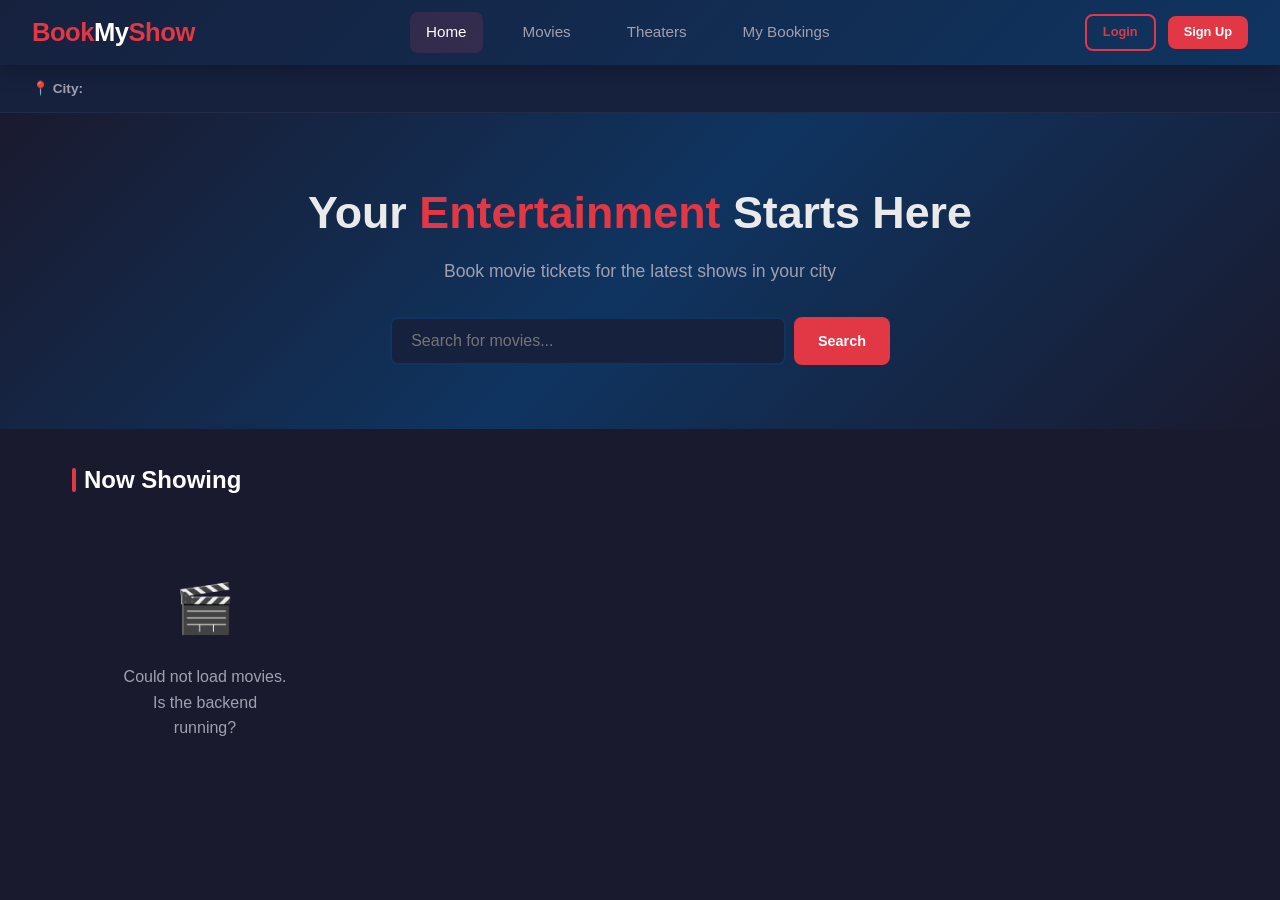
<file: UI/UI/index.html>
<!doctype html>
<html lang="en">
  <head>
    <meta charset="UTF-8" />
    <meta name="viewport" content="width=device-width, initial-scale=1.0" />
    <title>BookMyShow</title>
    <link rel="stylesheet" href="css/style.css" />
  </head>
  <body>
    <!-- NAVBAR -->
    <nav class="navbar">
      <a href="index.html" class="logo">Book<span>My</span>Show</a>
      <div class="nav-links">
        <a href="index.html" class="active">Home</a>
        <a href="pages/movies.html">Movies</a>
        <a href="pages/theaters.html">Theaters</a>
        <a href="pages/bookings.html">My Bookings</a>
          <span id="admin-link"></span>
      </div>
      <div class="nav-user" id="nav-user"></div>
    </nav>

    <!-- CITY BAR -->
    <div class="city-bar" id="city-bar">
      <span
        style="color: var(--text-muted); font-size: 0.85rem; font-weight: 600"
        >📍 City:</span
      >
    </div>

    <!-- HERO -->
    <section class="hero">
      <h1>Your <span>Entertainment</span> Starts Here</h1>
      <p>Book movie tickets for the latest shows in your city</p>
      <div class="search-bar">
        <input
          type="text"
          id="search-input"
          placeholder="Search for movies..."
          oninput="searchMovies()"
        />
        <button class="btn btn-primary" onclick="searchMovies()">Search</button>
      </div>
    </section>

    <!-- MOVIES SECTION -->
    <div class="container">
      <h2 class="section-title">Now Showing</h2>
      <div class="grid grid-4" id="movies-grid"></div>
    </div>

    <script src="js/api.js"></script>
    <script src="js/utils.js"></script>
    <script>
      let allMovies = [];

      async function loadCities() {
        try {
          const cities = await CityAPI.getAll();
          const bar = document.getElementById("city-bar");
          cities.forEach((city, i) => {
            const chip = document.createElement("button");
            chip.className = "city-chip" + (i === 0 ? " active" : "");
            chip.textContent = city.name;
            chip.onclick = () => {
              document
                .querySelectorAll(".city-chip")
                .forEach((c) => c.classList.remove("active"));
              chip.classList.add("active");
              showToast(`City: ${city.name}`, "info");
            };
            bar.appendChild(chip);
          });
        } catch (e) {
          console.log("No cities loaded yet");
        }
      }

      async function loadMovies() {
        showLoading("movies-grid");
        try {
          allMovies = await MovieAPI.getAll();
          renderMovies(allMovies);
        } catch (e) {
          showEmpty(
            "movies-grid",
            "Could not load movies. Is the backend running?",
          );
        }
      }

      function renderMovies(movies) {
        const grid = document.getElementById("movies-grid");
        if (movies.length === 0) {
          showEmpty("movies-grid", "No movies found");
          return;
        }
        grid.innerHTML = movies
          .map(
            (m) => `
                <a href="pages/movie-detail.html?id=${m.id}" class="card">
                    <div class="card-img" style="display:flex;align-items:center;justify-content:center;font-size:4rem;background:linear-gradient(135deg, #1a1a2e, #16213e);">
                        <img src="${m.posterUrl || "assets/default-movie.png"}" alt="${m.title}" style="max-width:100%; max-height:100%; border-radius:4px;" />
                    </div>
                    <div class="card-body">
                        <h3>${m.title}</h3>
                        <p>${m.description || ""}</p>
                        <div style="margin-top:0.5rem; display:flex; gap:0.4rem; flex-wrap:wrap;">
                            ${m.genre ? `<span class="badge badge-genre">${m.genre}</span>` : ""}
                            ${m.language ? `<span class="badge badge-lang">${m.language}</span>` : ""}
                            ${m.rating ? `<span class="badge badge-rating">⭐ ${m.rating}</span>` : ""}
                        </div>
                    </div>
                    <div class="card-footer">
                        <span style="font-size:0.8rem;color:var(--text-muted);">${m.durationMinutes ? m.durationMinutes + " min" : ""}</span>
                        <span class="btn btn-sm btn-primary">Book Now</span>
                    </div>
                </a>
            `,
          )
          .join("");
      }

      function searchMovies() {
        const q = document
          .getElementById("search-input")
          .value.toLowerCase()
          .trim();
        if (!q) {
          renderMovies(allMovies);
          return;
        }
        const filtered = allMovies.filter(
          (m) =>
            m.title.toLowerCase().includes(q) ||
            (m.genre && m.genre.toLowerCase().includes(q)) ||
            (m.language && m.language.toLowerCase().includes(q)),
        );
        renderMovies(filtered);
      }

      loadCities();
      loadMovies();
    </script>
  </body>
</html>
</file>
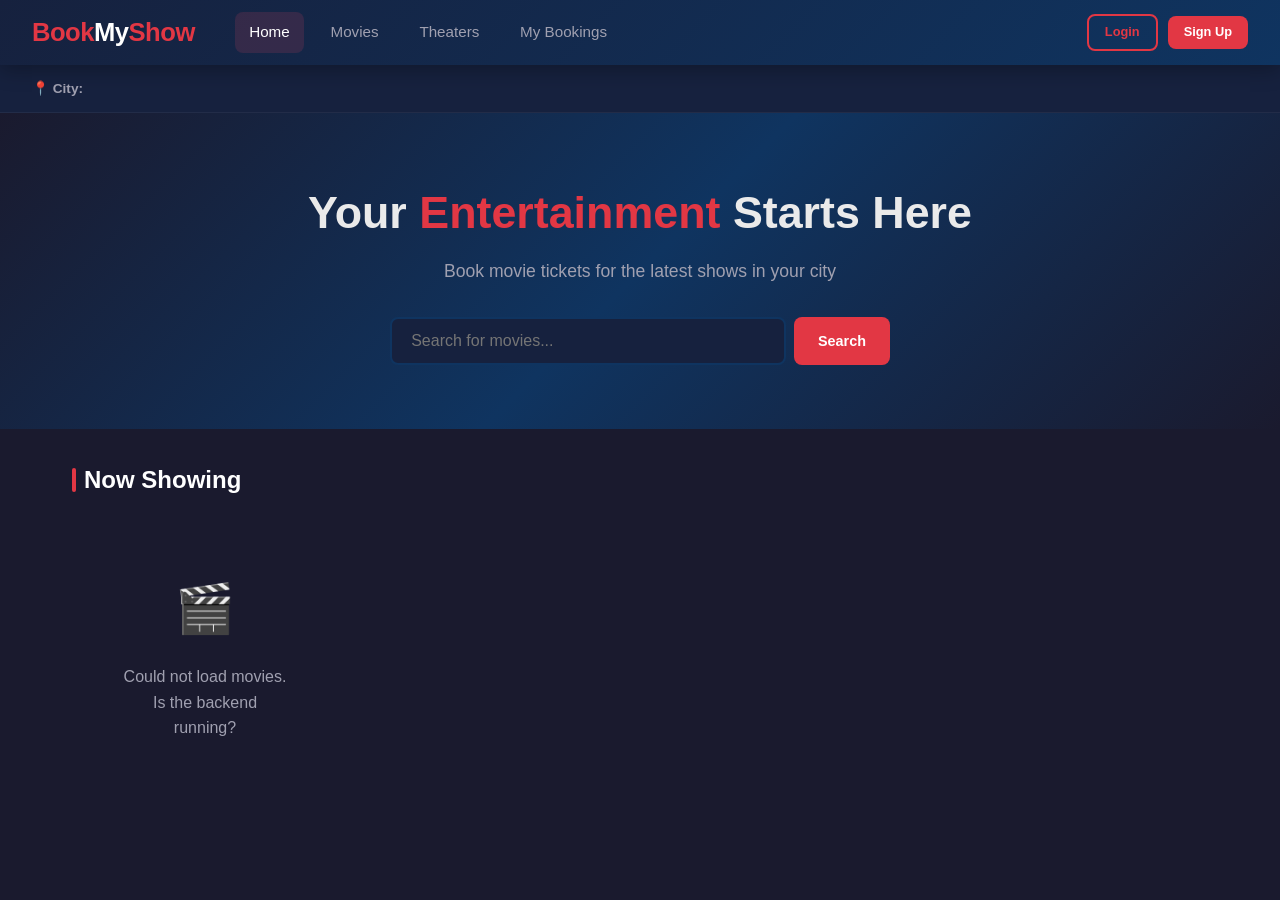
<file: src/main/resources/static/index.html>
<!doctype html>
<html lang="en">
<head>
    <meta charset="UTF-8" />
    <meta name="viewport" content="width=device-width, initial-scale=1.0" />

    <title>BookMyShow</title>

    <link rel="stylesheet" href="css/style.css" />
</head>

<body>

<!-- ==================== NAVBAR ==================== -->
<nav class="navbar">

    <!-- LOGO -->
    <div class="logo">
        Book<span>My</span>Show
    </div>

    <!-- NAVIGATION LINKS -->
    <div class="nav-links">

        <a href="index.html" class="active">
            Home
        </a>

        <a href="pages/movies.html">
            Movies
        </a>

        <a href="pages/theaters.html">
            Theaters
        </a>

        <a href="pages/bookings.html">
            My Bookings
        </a>

        <!-- Admin link is added by JavaScript only for ADMIN -->
        <span id="admin-link"></span>

    </div>

    <!-- LOGIN / LOGOUT -->
    <div id="nav-user"></div>

</nav>


<!-- ==================== CITY BAR ==================== -->
<div class="city-bar" id="city-bar">

      <span
              style="
          color: var(--text-muted);
          font-size: 0.85rem;
          font-weight: 600;
        "
      >
        📍 City:
      </span>

</div>


<!-- ==================== HERO SECTION ==================== -->
<section class="hero">

    <h1>
        Your <span>Entertainment</span> Starts Here
    </h1>

    <p>
        Book movie tickets for the latest shows in your city
    </p>

    <div class="search-bar">

        <input
                type="text"
                id="search-input"
                placeholder="Search for movies..."
                oninput="searchMovies()"
        />

        <button
                class="btn btn-primary"
                onclick="searchMovies()"
        >
            Search
        </button>

    </div>

</section>


<!-- ==================== MOVIES SECTION ==================== -->
<div class="container">

    <h2 class="section-title">
        Now Showing
    </h2>

    <div
            class="grid grid-4"
            id="movies-grid"
    ></div>

</div>


<!-- ==================== JAVASCRIPT ==================== -->

<script src="js/api.js"></script>
<script src="js/utils.js"></script>

<script>

    let allMovies = [];


    // ==================== LOAD CITIES ====================

    async function loadCities() {

      try {

        const cities = await CityAPI.getAll();

        const bar = document.getElementById("city-bar");

        cities.forEach((city, i) => {

          const chip = document.createElement("button");

          chip.className =
            "city-chip" +
            (i === 0 ? " active" : "");

          chip.textContent = city.name;

          chip.onclick = () => {

            document
              .querySelectorAll(".city-chip")
              .forEach((c) =>
                c.classList.remove("active")
              );

            chip.classList.add("active");

            showToast(
              `City: ${city.name}`,
              "info"
            );

          };

          bar.appendChild(chip);

        });

      } catch (e) {

        console.log(
          "No cities loaded yet"
        );

      }

    }


    // ==================== LOAD MOVIES ====================

    async function loadMovies() {

      showLoading("movies-grid");

      try {

        allMovies = await MovieAPI.getAll();

        renderMovies(allMovies);

      } catch (e) {

        showEmpty(
          "movies-grid",
          "Could not load movies. Is the backend running?"
        );

      }

    }


    // ==================== DISPLAY MOVIES ====================

    function renderMovies(movies) {

      const grid =
        document.getElementById("movies-grid");

      if (movies.length === 0) {

        showEmpty(
          "movies-grid",
          "No movies found"
        );

        return;

      }

      grid.innerHTML = movies
        .map(
          (m) => `

            <a
              href="pages/movie-detail.html?id=${m.id}"
              class="card"
            >

              <div
                class="card-img"
                style="
                  display:flex;
                  align-items:center;
                  justify-content:center;
                  font-size:4rem;
                  background:linear-gradient(
                    135deg,
                    #1a1a2e,
                    #16213e
                  );
                "
              >

                <img
                  src="${
                    m.posterUrl ||
                    "assets/default-movie.png"
                  }"
                  alt="${m.title}"
                  style="
                    max-width:100%;
                    max-height:100%;
                    border-radius:4px;
                  "
                />

              </div>


              <div class="card-body">

                <h3>
                  ${m.title}
                </h3>

                <p>
                  ${m.description || ""}
                </p>


                <div
                  style="
                    margin-top:0.5rem;
                    display:flex;
                    gap:0.4rem;
                    flex-wrap:wrap;
                  "
                >

                  ${
                    m.genre
                      ? `
                        <span class="badge badge-genre">
                          ${m.genre}
                        </span>
                      `
                      : ""
                  }

                  ${
                    m.language
                      ? `
                        <span class="badge badge-lang">
                          ${m.language}
                        </span>
                      `
                      : ""
                  }

                  ${
                    m.rating
                      ? `
                        <span class="badge badge-rating">
                          ⭐ ${m.rating}
                        </span>
                      `
                      : ""
                  }

                </div>

              </div>


              <div class="card-footer">

                <span
                  style="
                    font-size:0.8rem;
                    color:var(--text-muted);
                  "
                >
                  ${
                    m.durationMinutes
                      ? m.durationMinutes + " min"
                      : ""
                  }
                </span>


                <span class="btn btn-sm btn-primary">
                  Book Now
                </span>

              </div>

            </a>

          `
        )
        .join("");

    }


    // ==================== SEARCH MOVIES ====================

    function searchMovies() {

      const q =
        document
          .getElementById("search-input")
          .value
          .toLowerCase()
          .trim();


      // If search box is empty,
      // show all movies

      if (!q) {

        renderMovies(allMovies);

        return;

      }


      // Filter movies

      const filtered =
        allMovies.filter(
          (m) =>

            m.title
              .toLowerCase()
              .includes(q)

            ||

            (
              m.genre &&
              m.genre
                .toLowerCase()
                .includes(q)
            )

            ||

            (
              m.language &&
              m.language
                .toLowerCase()
                .includes(q)
            )
        );


      renderMovies(filtered);

    }


    // ==================== START APPLICATION ====================

    loadCities();

    loadMovies();

</script>

</body>
</html>
</file>
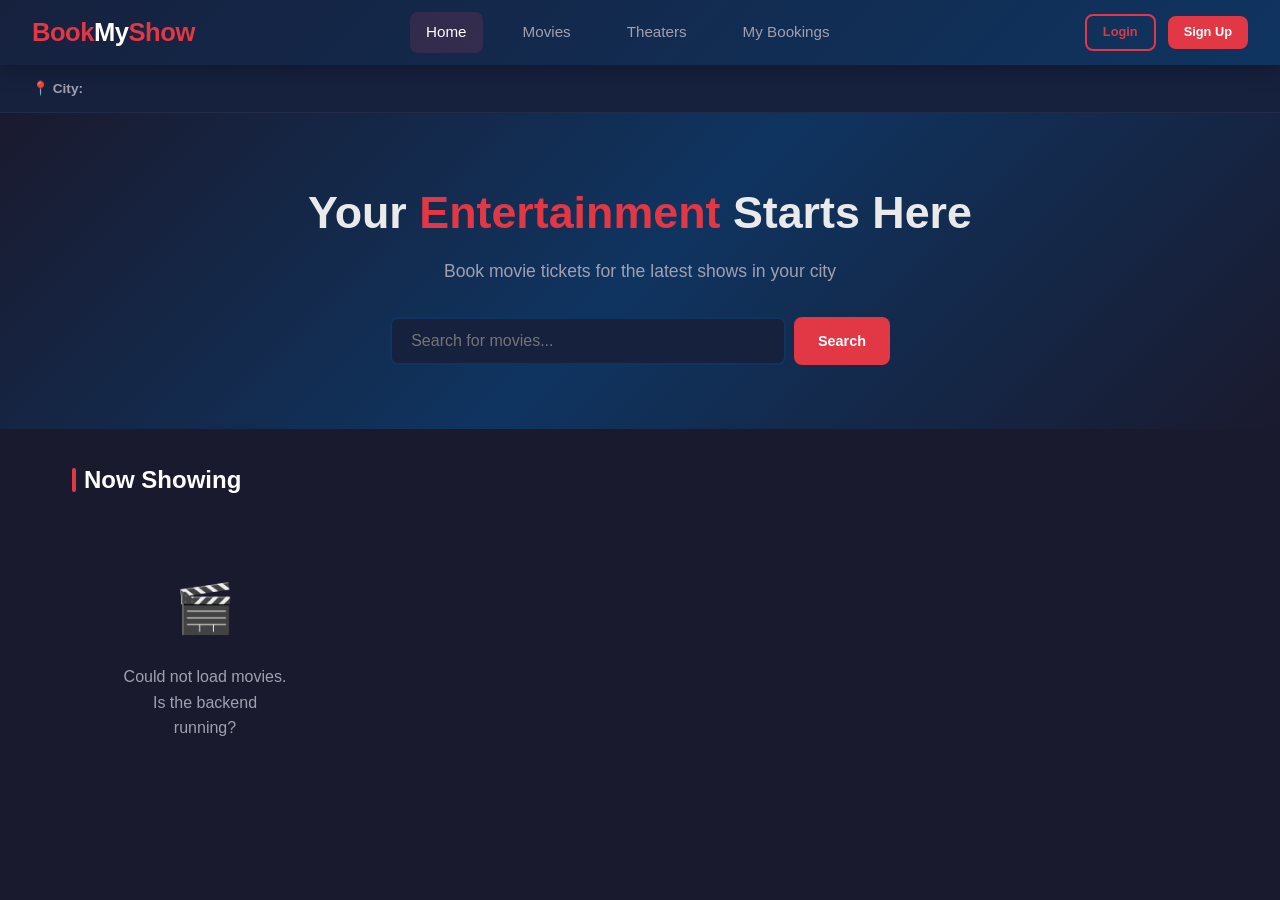
<file: UI/UI/pages/admin.html>
<!DOCTYPE html>
<html lang="en">
<head>
    <meta charset="UTF-8">
    <meta name="viewport" content="width=device-width, initial-scale=1.0">
    <title>Admin - BookMyShow</title>
    <link rel="stylesheet" href="../css/style.css">
</head>
<body>

    <nav class="navbar">
        <a href="../index.html" class="logo">Book<span>My</span>Show</a>
        <div class="nav-links">
            <a href="../index.html">Home</a>
            <a href="movies.html">Movies</a>
            <a href="theaters.html">Theaters</a>
            <a href="bookings.html">My Bookings</a>
            <span id="admin-link"></span>
        </div>
        <div class="nav-user" id="nav-user"></div>
    </nav>

    <div class="container">
        <h2 class="section-title">Admin Panel</h2>

        <!-- TABS -->
        <div class="tabs">
            <button class="tab active" onclick="switchTab('cities', this)">Cities</button>
            <button class="tab" onclick="switchTab('movies', this)">Movies</button>
            <button class="tab" onclick="switchTab('theaters', this)">Theaters</button>
            <button class="tab" onclick="switchTab('screens', this)">Screens</button>
            <button class="tab" onclick="switchTab('seats', this)">Seats</button>
            <button class="tab" onclick="switchTab('shows', this)">Shows</button>
        </div>

        <!-- ===== CITIES TAB ===== -->
        <div id="tab-cities" class="tab-content">
            <div style="display:flex; gap:1rem; margin-bottom:1.5rem; flex-wrap:wrap; align-items:flex-end;">
                <div class="form-group" style="flex:1;min-width:150px;margin:0;">
                    <label>City Name</label>
                    <input type="text" id="city-name" placeholder="Mumbai">
                </div>
                <div class="form-group" style="flex:1;min-width:150px;margin:0;">
                    <label>State</label>
                    <input type="text" id="city-state" placeholder="Maharashtra">
                </div>
                <button class="btn btn-primary" onclick="addCity()">Add City</button>
            </div>
            <div id="cities-table"></div>
        </div>

        <!-- ===== MOVIES TAB ===== -->
        <div id="tab-movies" class="tab-content" style="display:none;">
            <div style="display:flex; gap:1rem; margin-bottom:1.5rem; flex-wrap:wrap; align-items:flex-end;">
                <div class="form-group" style="flex:1;min-width:150px;margin:0;">
                    <label>Title</label>
                    <input type="text" id="movie-title" placeholder="Movie title">
                </div>
                <div class="form-group" style="flex:1;min-width:150px;margin:0;">
                    <label>Genre</label>
                    <input type="text" id="movie-genre" placeholder="Action">
                </div>
                <div class="form-group" style="flex:1;min-width:100px;margin:0;">
                    <label>Language</label>
                    <input type="text" id="movie-language" placeholder="Hindi">
                </div>
                <div class="form-group" style="flex:1;min-width:80px;margin:0;">
                    <label>Duration (min)</label>
                    <input type="number" id="movie-duration" placeholder="150">
                </div>
                <div class="form-group" style="flex:1;min-width:80px;margin:0;">
                    <label>Rating</label>
                    <input type="number" step="0.1" id="movie-rating" placeholder="8.5">
                </div>
                <div class="form-group" style="flex:1;min-width:120px;margin:0;">
                    <label>Release Date</label>
                    <input type="date" id="movie-release">
                </div>
            </div>
            <div class="form-group" style="margin-bottom:1rem;">
                <label>Description</label>
                <input type="text" id="movie-desc" placeholder="Short description">
            </div>
            <button class="btn btn-primary" onclick="addMovie()" style="margin-bottom:1.5rem;">Add Movie</button>
            <div id="movies-table"></div>
        </div>

        <!-- ===== THEATERS TAB ===== -->
        <div id="tab-theaters" class="tab-content" style="display:none;">
            <div style="display:flex; gap:1rem; margin-bottom:1.5rem; flex-wrap:wrap; align-items:flex-end;">
                <div class="form-group" style="flex:1;min-width:150px;margin:0;">
                    <label>Theater Name</label>
                    <input type="text" id="theater-name" placeholder="PVR Cinemas">
                </div>
                <div class="form-group" style="flex:1;min-width:150px;margin:0;">
                    <label>Address</label>
                    <input type="text" id="theater-address" placeholder="Mall Road">
                </div>
                <div class="form-group" style="flex:1;min-width:120px;margin:0;">
                    <label>City</label>
                    <select id="theater-city"></select>
                </div>
                <button class="btn btn-primary" onclick="addTheater()">Add Theater</button>
            </div>
            <div id="theaters-table"></div>
        </div>

        <!-- ===== SCREENS TAB ===== -->
        <div id="tab-screens" class="tab-content" style="display:none;">
            <div style="display:flex; gap:1rem; margin-bottom:1.5rem; flex-wrap:wrap; align-items:flex-end;">
                <div class="form-group" style="flex:1;min-width:150px;margin:0;">
                    <label>Screen Name</label>
                    <input type="text" id="screen-name" placeholder="Screen 1">
                </div>
                <div class="form-group" style="flex:1;min-width:100px;margin:0;">
                    <label>Total Seats</label>
                    <input type="number" id="screen-seats" placeholder="100">
                </div>
                <div class="form-group" style="flex:1;min-width:150px;margin:0;">
                    <label>Theater</label>
                    <select id="screen-theater"></select>
                </div>
                <button class="btn btn-primary" onclick="addScreen()">Add Screen</button>
            </div>
            <div id="screens-table"></div>
        </div>

        <!-- ===== SEATS TAB ===== -->
        <div id="tab-seats" class="tab-content" style="display:none;">
            <div style="display:flex; gap:1rem; margin-bottom:1rem; flex-wrap:wrap; align-items:flex-end;">
                <div class="form-group" style="flex:1;min-width:120px;margin:0;">
                    <label>Screen</label>
                    <select id="seat-screen" onchange="loadSeatsForScreen()"></select>
                </div>
                <div class="form-group" style="flex:1;min-width:80px;margin:0;">
                    <label>Row (e.g. A)</label>
                    <input type="text" id="seat-row" placeholder="A" maxlength="2">
                </div>
                <div class="form-group" style="flex:1;min-width:60px;margin:0;">
                    <label>From Col</label>
                    <input type="number" id="seat-col-from" placeholder="1" min="1">
                </div>
                <div class="form-group" style="flex:1;min-width:60px;margin:0;">
                    <label>To Col</label>
                    <input type="number" id="seat-col-to" placeholder="10" min="1">
                </div>
                <div class="form-group" style="flex:1;min-width:100px;margin:0;">
                    <label>Type</label>
                    <select id="seat-type">
                        <option value="REGULAR">REGULAR</option>
                        <option value="PREMIUM">PREMIUM</option>
                        <option value="VIP">VIP</option>
                    </select>
                </div>
                <button class="btn btn-primary" onclick="addSeats()">Add Seats</button>
            </div>
            <p style="color:var(--text-muted);font-size:0.8rem;margin-bottom:1rem;">💡 This will create seats from col "From" to col "To" for the given row (e.g. A1, A2...A10)</p>
            <div id="seats-table"></div>
        </div>

        <!-- ===== SHOWS TAB ===== -->
        <div id="tab-shows" class="tab-content" style="display:none;">
            <div style="display:flex; gap:1rem; margin-bottom:1.5rem; flex-wrap:wrap; align-items:flex-end;">
                <div class="form-group" style="flex:1;min-width:150px;margin:0;">
                    <label>Movie</label>
                    <select id="show-movie"></select>
                </div>
                <div class="form-group" style="flex:1;min-width:150px;margin:0;">
                    <label>Screen</label>
                    <select id="show-screen"></select>
                </div>
                <div class="form-group" style="flex:1;min-width:120px;margin:0;">
                    <label>Date</label>
                    <input type="date" id="show-date">
                </div>
                <div class="form-group" style="flex:1;min-width:100px;margin:0;">
                    <label>Start Time</label>
                    <input type="time" id="show-start">
                </div>
                <div class="form-group" style="flex:1;min-width:100px;margin:0;">
                    <label>End Time</label>
                    <input type="time" id="show-end">
                </div>
                <div class="form-group" style="flex:1;min-width:80px;margin:0;">
                    <label>Ticket Price (₹)</label>
                    <input type="number" id="show-price" placeholder="250">
                </div>
                <button class="btn btn-primary" onclick="addShow()">Add Show</button>
            </div>
            <div id="shows-table"></div>
        </div>
    </div>

    <script src="../js/api.js"></script>
    <script src="../js/utils.js"></script>
    <script>
        const currentUser = getLoggedInUser();

        if (!currentUser || currentUser.role !== "ADMIN") {
            alert("Access denied! Admin only.");
            window.location.href = "../index.html";
        }
    </script>
    <script>
        // ===== TAB SWITCHING =====
        function switchTab(tab, el) {
            document.querySelectorAll('.tab-content').forEach(t => t.style.display = 'none');
            document.querySelectorAll('.tab').forEach(t => t.classList.remove('active'));
            document.getElementById('tab-' + tab).style.display = 'block';
            el.classList.add('active');
        }

        // ===== CITIES =====
        async function loadCities() {
            try {
                const cities = await CityAPI.getAll();
                // table
                let html = '<table class="data-table"><thead><tr><th>ID</th><th>Name</th><th>State</th></tr></thead><tbody>';
                cities.forEach(c => html += `<tr><td>${c.id}</td><td>${c.name}</td><td>${c.state || ''}</td></tr>`);
                html += '</tbody></table>';
                document.getElementById('cities-table').innerHTML = cities.length ? html : '<div class="empty-state"><p>No cities added yet</p></div>';

                // dropdowns
                const theaterCity = document.getElementById('theater-city');
                if (theaterCity) {
                    theaterCity.innerHTML = '<option value="">Select City</option>' + cities.map(c => `<option value="${c.id}">${c.name}</option>`).join('');
                }
            } catch (e) { console.log('Error loading cities'); }
        }

        async function addCity() {
            const name = document.getElementById('city-name').value.trim();
            const state = document.getElementById('city-state').value.trim();
            if (!name) { showToast('Please enter city name', 'error'); return; }
            try {
                await CityAPI.add({ name, state });
                showToast('City added!', 'success');
                document.getElementById('city-name').value = '';
                document.getElementById('city-state').value = '';
                loadCities();
            } catch (e) { showToast(e.message, 'error'); }
        }

        // ===== MOVIES =====
        async function loadMovies() {
            try {
                const movies = await MovieAPI.getAll();
                let html = '<table class="data-table"><thead><tr><th>ID</th><th>Title</th><th>Genre</th><th>Language</th><th>Duration</th><th>Rating</th><th>Actions</th></tr></thead><tbody>';
                movies.forEach(m => html += `<tr>
                    <td>${m.id}</td><td>${m.title}</td><td>${m.genre || ''}</td>
                    <td>${m.language || ''}</td><td>${m.durationMinutes || ''} min</td>
                    <td>${m.rating || ''}</td>
                    <td><button class="btn btn-sm btn-danger" onclick="deleteMovie(${m.id})">Delete</button></td>
                </tr>`);
                html += '</tbody></table>';
                document.getElementById('movies-table').innerHTML = movies.length ? html : '<div class="empty-state"><p>No movies added yet</p></div>';

                // dropdown for shows
                const showMovie = document.getElementById('show-movie');
                if (showMovie) {
                    showMovie.innerHTML = '<option value="">Select Movie</option>' + movies.map(m => `<option value="${m.id}">${m.title}</option>`).join('');
                }
            } catch (e) { console.log('Error loading movies'); }
        }

        async function addMovie() {
            const data = {
                title: document.getElementById('movie-title').value.trim(),
                genre: document.getElementById('movie-genre').value.trim(),
                language: document.getElementById('movie-language').value.trim(),
                durationMinutes: parseInt(document.getElementById('movie-duration').value) || null,
                rating: parseFloat(document.getElementById('movie-rating').value) || null,
                releaseDate: document.getElementById('movie-release').value || null,
                description: document.getElementById('movie-desc').value.trim()
            };
            if (!data.title) { showToast('Please enter movie title', 'error'); return; }
            try {
                await MovieAPI.add(data);
                showToast('Movie added!', 'success');
                ['movie-title','movie-genre','movie-language','movie-duration','movie-rating','movie-release','movie-desc']
                    .forEach(id => document.getElementById(id).value = '');
                loadMovies();
            } catch (e) { showToast(e.message, 'error'); }
        }

        async function deleteMovie(id) {
            if (!confirm('Delete this movie?')) return;
            try {
                await MovieAPI.delete(id);
                showToast('Movie deleted', 'success');
                loadMovies();
            } catch (e) { showToast(e.message, 'error'); }
        }

        // ===== THEATERS =====
        async function loadTheaters() {
            try {
                const theaters = await TheaterAPI.getAll();
                let html = '<table class="data-table"><thead><tr><th>ID</th><th>Name</th><th>Address</th><th>City</th></tr></thead><tbody>';
                theaters.forEach(t => html += `<tr><td>${t.id}</td><td>${t.name}</td><td>${t.address || ''}</td><td>${t.city?.name || ''}</td></tr>`);
                html += '</tbody></table>';
                document.getElementById('theaters-table').innerHTML = theaters.length ? html : '<div class="empty-state"><p>No theaters added yet</p></div>';

                // dropdown for screens
                const screenTheater = document.getElementById('screen-theater');
                if (screenTheater) {
                    screenTheater.innerHTML = '<option value="">Select Theater</option>' + theaters.map(t => `<option value="${t.id}">${t.name} (${t.city?.name || ''})</option>`).join('');
                }
            } catch (e) { console.log('Error loading theaters'); }
        }

        async function addTheater() {
            const data = {
                name: document.getElementById('theater-name').value.trim(),
                address: document.getElementById('theater-address').value.trim(),
                cityId: parseInt(document.getElementById('theater-city').value)
            };
            if (!data.name || !data.cityId) { showToast('Fill theater name and city', 'error'); return; }
            try {
                await TheaterAPI.add(data);
                showToast('Theater added!', 'success');
                document.getElementById('theater-name').value = '';
                document.getElementById('theater-address').value = '';
                loadTheaters();
            } catch (e) { showToast(e.message, 'error'); }
        }

        // ===== SCREENS =====
        async function loadScreens() {
            try {
                const screens = await ScreenAPI.getAll();
                let html = '<table class="data-table"><thead><tr><th>ID</th><th>Name</th><th>Seats</th><th>Theater</th></tr></thead><tbody>';
                screens.forEach(s => html += `<tr><td>${s.id}</td><td>${s.name}</td><td>${s.totalSeats || ''}</td><td>${s.theater?.name || ''}</td></tr>`);
                html += '</tbody></table>';
                document.getElementById('screens-table').innerHTML = screens.length ? html : '<div class="empty-state"><p>No screens added yet</p></div>';

                // dropdowns
                const opts = '<option value="">Select Screen</option>' + screens.map(s => `<option value="${s.id}">${s.name} — ${s.theater?.name || ''}</option>`).join('');
                ['seat-screen', 'show-screen'].forEach(id => {
                    const el = document.getElementById(id);
                    if (el) el.innerHTML = opts;
                });
            } catch (e) { console.log('Error loading screens'); }
        }

        async function addScreen() {
            const data = {
                name: document.getElementById('screen-name').value.trim(),
                totalSeats: parseInt(document.getElementById('screen-seats').value) || null,
                theaterId: parseInt(document.getElementById('screen-theater').value)
            };
            if (!data.name || !data.theaterId) { showToast('Fill screen name and theater', 'error'); return; }
            try {
                await ScreenAPI.add(data);
                showToast('Screen added!', 'success');
                document.getElementById('screen-name').value = '';
                document.getElementById('screen-seats').value = '';
                loadScreens();
            } catch (e) { showToast(e.message, 'error'); }
        }

        // ===== SEATS =====
        async function loadSeatsForScreen() {
            const screenId = document.getElementById('seat-screen').value;
            if (!screenId) { document.getElementById('seats-table').innerHTML = ''; return; }
            try {
                const seats = await SeatAPI.getByScreen(screenId);
                let html = '<table class="data-table"><thead><tr><th>ID</th><th>Seat #</th><th>Row</th><th>Col</th><th>Type</th></tr></thead><tbody>';
                seats.forEach(s => html += `<tr><td>${s.id}</td><td>${s.seatNumber}</td><td>${s.row || ''}</td><td>${s.col || ''}</td><td>${s.seatType || ''}</td></tr>`);
                html += '</tbody></table>';
                document.getElementById('seats-table').innerHTML = seats.length ? html : '<div class="empty-state"><p>No seats for this screen</p></div>';
            } catch (e) { document.getElementById('seats-table').innerHTML = ''; }
        }

        async function addSeats() {
            const screenId = parseInt(document.getElementById('seat-screen').value);
            const row = document.getElementById('seat-row').value.trim().toUpperCase();
            const from = parseInt(document.getElementById('seat-col-from').value);
            const to = parseInt(document.getElementById('seat-col-to').value);
            const seatType = document.getElementById('seat-type').value;

            if (!screenId || !row || !from || !to) { showToast('Fill all seat fields', 'error'); return; }
            if (from > to) { showToast('From col must be <= To col', 'error'); return; }

            try {
                for (let col = from; col <= to; col++) {
                    await SeatAPI.add({
                        seatNumber: row + col,
                        row: row,
                        col: col,
                        seatType: seatType,
                        screenId: screenId
                    });
                }
                showToast(`Added seats ${row}${from} to ${row}${to}!`, 'success');
                loadSeatsForScreen();
            } catch (e) { showToast(e.message, 'error'); }
        }

        // ===== SHOWS =====
        async function loadShows() {
            try {
                const shows = await ShowAPI.getAll();
                let html = '<table class="data-table"><thead><tr><th>ID</th><th>Movie</th><th>Screen</th><th>Date</th><th>Time</th><th>Price</th></tr></thead><tbody>';
                shows.forEach(s => html += `<tr><td>${s.id}</td><td>${s.movie?.title || ''}</td><td>${s.screen?.name || ''} (${s.screen?.theater?.name || ''})</td><td>${s.showDate}</td><td>${s.startTime}-${s.endTime || ''}</td><td>₹${s.ticketPrice || 0}</td></tr>`);
                html += '</tbody></table>';
                document.getElementById('shows-table').innerHTML = shows.length ? html : '<div class="empty-state"><p>No shows added yet</p></div>';
            } catch (e) { console.log('Error loading shows'); }
        }

        async function addShow() {
            const data = {
                movieId: parseInt(document.getElementById('show-movie').value),
                screenId: parseInt(document.getElementById('show-screen').value),
                showDate: document.getElementById('show-date').value,
                startTime: document.getElementById('show-start').value,
                endTime: document.getElementById('show-end').value || null,
                ticketPrice: parseFloat(document.getElementById('show-price').value) || 0
            };
            if (!data.movieId || !data.screenId || !data.showDate || !data.startTime) {
                showToast('Fill movie, screen, date and start time', 'error'); return;
            }
            try {
                await ShowAPI.add(data);
                showToast('Show added!', 'success');
                ['show-date','show-start','show-end','show-price'].forEach(id => document.getElementById(id).value = '');
                loadShows();
            } catch (e) { showToast(e.message, 'error'); }
        }

        // ===== INIT =====
        async function init() {
            await Promise.all([loadCities(), loadMovies(), loadTheaters(), loadScreens(), loadShows()]);
        }
        init();
    </script>
</body>
</html>
</file>
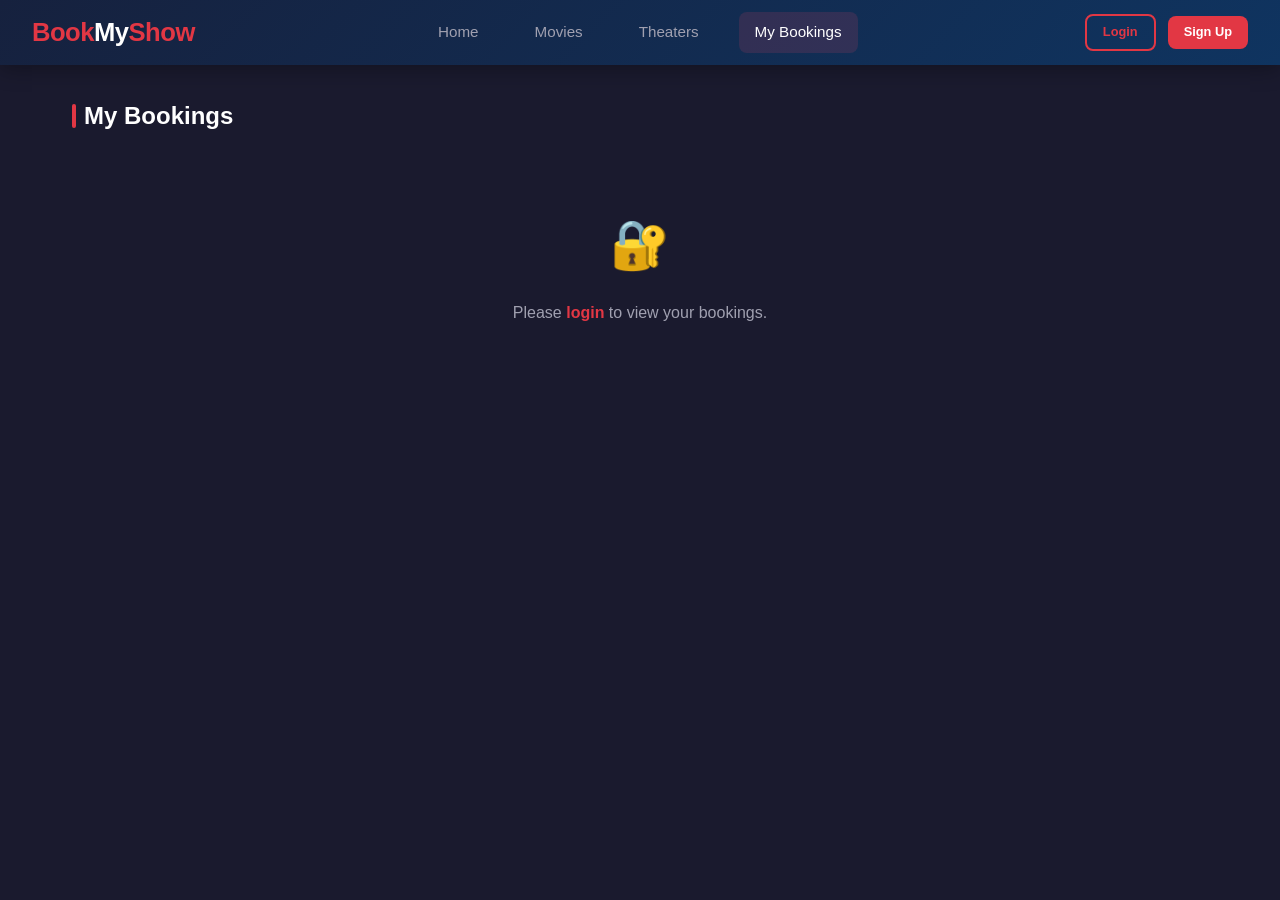
<file: UI/UI/pages/bookings.html>
<!DOCTYPE html>
<html lang="en">
<head>
    <meta charset="UTF-8">
    <meta name="viewport" content="width=device-width, initial-scale=1.0">
    <title>My Bookings - BookMyShow</title>
    <link rel="stylesheet" href="../css/style.css">
</head>
<body>

    <nav class="navbar">
        <a href="../index.html" class="logo">Book<span>My</span>Show</a>
        <div class="nav-links">
            <a href="../index.html">Home</a>
            <a href="movies.html">Movies</a>
            <a href="theaters.html">Theaters</a>
            <a href="bookings.html" class="active">My Bookings</a>
        </div>
        <div class="nav-user" id="nav-user"></div>
    </nav>

    <div class="container">
        <h2 class="section-title">My Bookings</h2>
        <div id="bookings-list" style="display:flex; flex-direction:column; gap:1rem;"></div>
    </div>

    <script src="../js/api.js"></script>
    <script src="../js/utils.js"></script>
    <script>
        async function loadBookings() {
            const user = getLoggedInUser();
            if (!user) {
                document.getElementById('bookings-list').innerHTML = `
                    <div class="empty-state">
                        <div class="icon">🔐</div>
                        <p>Please <a href="login.html" style="color:var(--primary);font-weight:700;">login</a> to view your bookings.</p>
                    </div>`;
                return;
            }

            showLoading('bookings-list');
            try {
                const bookings = await BookingAPI.getByUser(user.id);
                if (bookings.length === 0) {
                    showEmpty('bookings-list', 'No bookings yet. Go book some movies! 🎬');
                    return;
                }

                document.getElementById('bookings-list').innerHTML = bookings.map(b => `
                    <div class="card" style="border: ${b.status === 'CANCELLED' ? '1px solid rgba(233,69,96,0.3)' : '1px solid rgba(46,204,113,0.3)'};">
                        <div class="card-body" style="display:flex; justify-content:space-between; align-items:flex-start; flex-wrap:wrap; gap:1rem;">
                            <div>
                                <h3 style="margin-bottom:0.3rem;">🎬 ${b.show?.movie?.title || 'Movie'}</h3>
                                <p style="color:var(--text-muted); font-size:0.85rem;">
                                    🏛️ ${b.show?.screen?.theater?.name || ''} — ${b.show?.screen?.name || ''}<br>
                                    📅 ${b.show?.showDate || ''} &nbsp; 🕐 ${b.show?.startTime || ''}<br>
                                    💺 Seats: ${b.seats ? b.seats.map(s => s.seatNumber).join(', ') : 'N/A'}<br>
                                    🕑 Booked: ${b.bookedAt ? new Date(b.bookedAt).toLocaleString() : ''}
                                </p>
                            </div>
                            <div style="text-align:right;">
                                <div style="font-size:1.3rem; font-weight:700; color:${b.status === 'CANCELLED' ? 'var(--accent)' : 'var(--success)'};">
                                    ₹${b.totalPrice || 0}
                                </div>
                                <span class="badge" style="background:${b.status === 'CANCELLED' ? 'rgba(233,69,96,0.2);color:var(--accent)' : 'rgba(46,204,113,0.2);color:var(--success)'};">
                                    ${b.status}
                                </span>
                                ${b.status === 'CONFIRMED' ? `
                                    <br><button class="btn btn-sm btn-danger" style="margin-top:0.5rem;" onclick="cancelBooking(${b.id})">Cancel</button>
                                ` : ''}
                            </div>
                        </div>
                    </div>
                `).join('');
            } catch (e) {
                showEmpty('bookings-list', 'Could not load bookings');
            }
        }

        async function cancelBooking(id) {
            if (!confirm('Are you sure you want to cancel this booking?')) return;
            try {
                await BookingAPI.cancel(id);
                showToast('Booking cancelled', 'success');
                loadBookings();
            } catch (e) {
                showToast(e.message, 'error');
            }
        }

        loadBookings();
    </script>
</body>
</html>
</file>
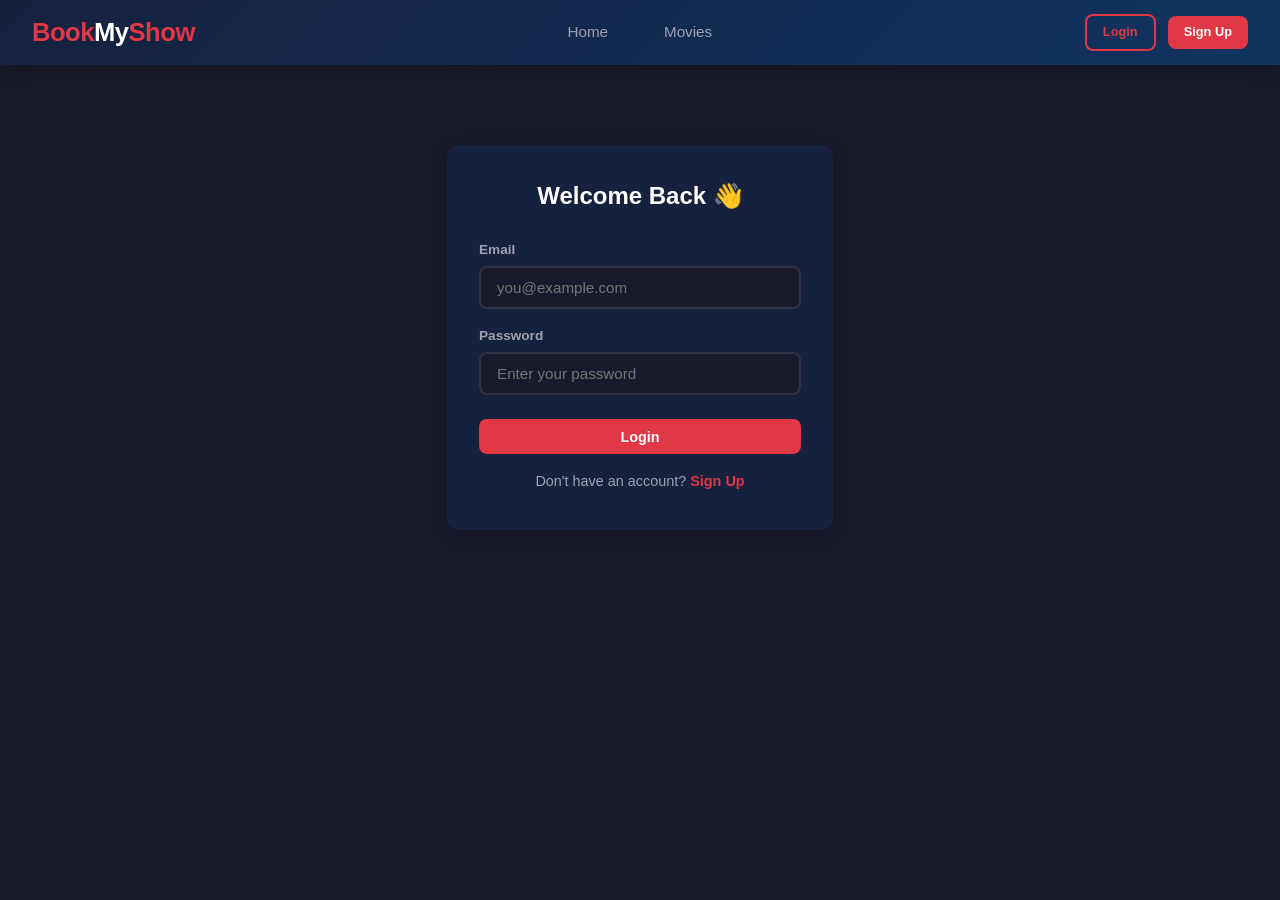
<file: UI/UI/pages/login.html>
<!DOCTYPE html>
<html lang="en">
<head>
    <meta charset="UTF-8">
    <meta name="viewport" content="width=device-width, initial-scale=1.0">
    <title>Login - BookMyShow</title>
    <link rel="stylesheet" href="../css/style.css">
</head>
<body>

    <nav class="navbar">
        <a href="../index.html" class="logo">Book<span>My</span>Show</a>
        <div class="nav-links">
            <a href="../index.html">Home</a>
            <a href="movies.html">Movies</a>
        </div>
        <div class="nav-user" id="nav-user"></div>
    </nav>

    <div class="container" style="max-width: 450px; margin-top: 3rem;">
        <div class="card" style="border:none;">
            <div class="card-body" style="padding: 2rem;">
                <h2 style="text-align:center; margin-bottom: 1.5rem; color: var(--white);">Welcome Back 👋</h2>
                <form id="login-form" onsubmit="handleLogin(event)">
                    <div class="form-group">
                        <label>Email</label>
                        <input type="email" id="email" placeholder="you@example.com" required>
                    </div>
                    <div class="form-group">
                        <label>Password</label>
                        <input type="password" id="password" placeholder="Enter your password" required>
                    </div>
                    <button type="submit" class="btn btn-primary btn-block" style="margin-top: 0.5rem;">Login</button>
                </form>
                <p style="text-align: center; margin-top: 1rem; color: var(--text-muted); font-size: 0.9rem;">
                    Don't have an account? <a href="register.html" style="color: var(--primary); font-weight:600;">Sign Up</a>
                </p>
            </div>
        </div>
    </div>

    <script src="../js/api.js"></script>
    <script src="../js/utils.js"></script>
    <script>
        async function handleLogin(e) {
            e.preventDefault();
            const data = {
                email: document.getElementById('email').value,
                password: document.getElementById('password').value
            };
            try {
                const user = await UserAPI.login(data);
                setLoggedInUser(user);
                showToast(`Welcome back, ${user.name}!`, 'success');
                setTimeout(() => window.location.href = '../index.html', 1000);
            } catch (err) {
                showToast(err.message, 'error');
            }
        }
    </script>
</body>
</html>
</file>
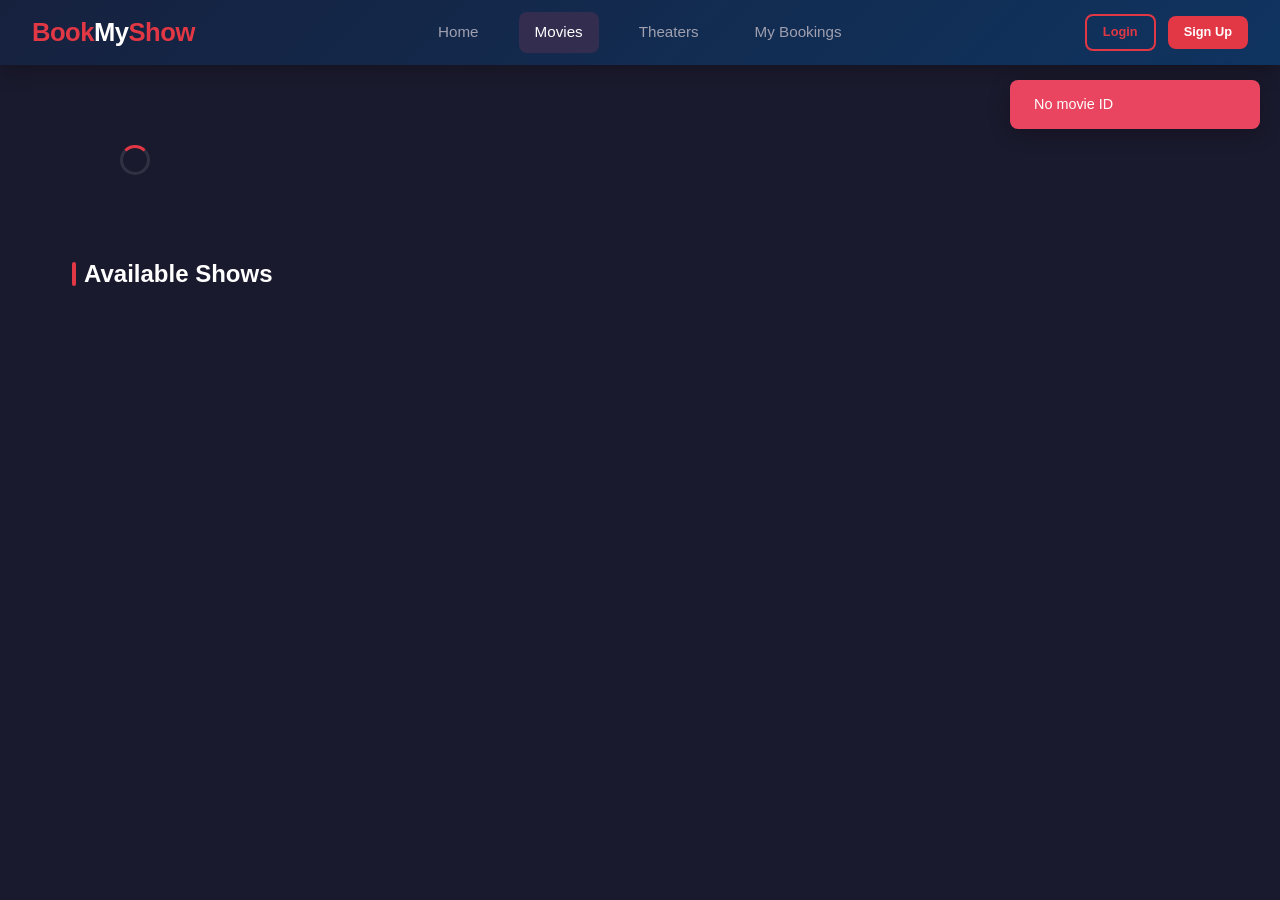
<file: UI/UI/pages/movie-detail.html>
<!DOCTYPE html>
<html lang="en">
<head>
    <meta charset="UTF-8">
    <meta name="viewport" content="width=device-width, initial-scale=1.0">
    <title>Movie - BookMyShow</title>
    <link rel="stylesheet" href="../css/style.css">
</head>
<body>

    <nav class="navbar">
        <a href="../index.html" class="logo">Book<span>My</span>Show</a>
        <div class="nav-links">
            <a href="../index.html">Home</a>
            <a href="movies.html" class="active">Movies</a>
            <a href="theaters.html">Theaters</a>
            <a href="bookings.html">My Bookings</a>
        </div>
        <div class="nav-user" id="nav-user"></div>
    </nav>

    <div class="container">
        <!-- Movie Info -->
        <div id="movie-detail" style="display:flex; gap:2rem; margin-bottom:2rem; flex-wrap:wrap;">
            <div class="loading-center"><div class="spinner"></div></div>
        </div>

        <!-- Shows -->
        <h2 class="section-title">Available Shows</h2>
        <div id="shows-list" style="display:flex; flex-direction:column; gap:1rem;"></div>
    </div>

    <!-- SEAT SELECTION MODAL -->
    <div class="modal-overlay" id="seat-modal">
        <div class="modal" style="max-width:650px;">
            <button class="modal-close" onclick="closeModal('seat-modal')">&times;</button>
            <h2 id="seat-modal-title">Select Seats</h2>
            <div class="screen-label" style="text-align:center;">SCREEN</div>
            <div style="display:flex; justify-content:center;"><div class="screen-indicator"></div></div>
            <div class="seat-map" id="seat-map"></div>
            <div class="seat-legend">
                <div class="seat-legend-item"><div class="seat-legend-box" style="background:var(--bg-light);border:2px solid rgba(255,255,255,0.15);"></div> Available</div>
                <div class="seat-legend-item"><div class="seat-legend-box" style="background:var(--primary);"></div> Selected</div>
                <div class="seat-legend-item"><div class="seat-legend-box" style="background:rgba(255,255,255,0.05);"></div> Booked</div>
            </div>
            <div class="booking-summary" id="booking-summary" style="margin-top:1.5rem; display:none;">
                <h3>Booking Summary</h3>
                <div id="summary-content"></div>
            </div>
            <button class="btn btn-primary btn-block" style="margin-top:1rem;" id="confirm-btn" onclick="confirmBooking()" disabled>Confirm Booking</button>
        </div>
    </div>

    <script src="../js/api.js"></script>
    <script src="../js/utils.js"></script>
    <script>
        const params = new URLSearchParams(window.location.search);
        const movieId = params.get('id');
        let currentShow = null;
        let selectedSeatIds = [];
        let availableSeats = [];
        let bookedSeatIds = [];

        async function loadMovie() {
            if (!movieId) { showToast('No movie ID', 'error'); return; }
            try {
                const movie = await MovieAPI.getById(movieId);
                document.title = `${movie.title} - BookMyShow`;
                document.getElementById('movie-detail').innerHTML = `
                    <div style="width:220px; height:320px; border-radius:var(--radius); overflow:hidden; flex-shrink:0; display:flex; align-items:center; justify-content:center; font-size:6rem; background:linear-gradient(135deg, #1a1a2e, #16213e);">
                        🎬
                    </div>
                    <div style="flex:1; min-width:250px;">
                        <h1 style="font-size:2rem; margin-bottom:0.5rem;">${movie.title}</h1>
                        <div style="display:flex; gap:0.5rem; flex-wrap:wrap; margin-bottom:1rem;">
                            ${movie.genre ? `<span class="badge badge-genre">${movie.genre}</span>` : ''}
                            ${movie.language ? `<span class="badge badge-lang">${movie.language}</span>` : ''}
                            ${movie.rating ? `<span class="badge badge-rating">⭐ ${movie.rating}</span>` : ''}
                            ${movie.durationMinutes ? `<span class="badge" style="background:rgba(255,255,255,0.1);color:var(--text-muted);">⏱ ${movie.durationMinutes} min</span>` : ''}
                        </div>
                        <p style="color:var(--text-muted); line-height:1.8; margin-bottom:1rem;">${movie.description || 'No description available.'}</p>
                        ${movie.releaseDate ? `<p style="color:var(--text-muted); font-size:0.9rem;">📅 Release: ${movie.releaseDate}</p>` : ''}
                    </div>
                `;
                loadShows();
            } catch (e) {
                document.getElementById('movie-detail').innerHTML = '<div class="empty-state"><p>Movie not found</p></div>';
            }
        }

        async function loadShows() {
            showLoading('shows-list');
            try {
                const shows = await ShowAPI.getByMovie(movieId);
                if (shows.length === 0) {
                    showEmpty('shows-list', 'No shows available for this movie');
                    return;
                }
                document.getElementById('shows-list').innerHTML = shows.map(s => `
                    <div class="show-card">
                        <div class="show-info">
                            <h4>🎥 ${s.screen?.theater?.name || 'Theater'} - ${s.screen?.name || 'Screen'}</h4>
                            <p>📅 ${s.showDate} &nbsp; 🕐 ${s.startTime}${s.endTime ? ' - ' + s.endTime : ''}</p>
                            <p style="font-size:0.8rem; color:var(--text-muted);">${s.screen?.theater?.city?.name || ''}</p>
                        </div>
                        <div class="show-meta">
                            <div class="price">₹${s.ticketPrice || 0}</div>
                            <button class="btn btn-sm btn-primary" style="margin-top:0.5rem;" onclick='selectShow(${JSON.stringify(s)})'>Select Seats</button>
                        </div>
                    </div>
                `).join('');
            } catch (e) {
                showEmpty('shows-list', 'Could not load shows');
            }
        }

        async function selectShow(show) {
            const user = getLoggedInUser();
            if (!user) {
                showToast('Please login to book tickets', 'error');
                setTimeout(() => window.location.href = 'login.html', 1000);
                return;
            }
            currentShow = show;
            selectedSeatIds = [];
            document.getElementById('seat-modal-title').textContent = `${show.screen?.name || 'Screen'} — ${show.showDate} ${show.startTime}`;
            openModal('seat-modal');
            showLoading('seat-map');

            try {
                // Get all seats for screen + available seats for show
                const [allSeats, available] = await Promise.all([
                    SeatAPI.getByScreen(show.screen.id),
                    BookingAPI.getAvailableSeats(show.id)
                ]);
                availableSeats = available;
                const availableIds = available.map(s => s.id);

                // Group seats by row
                const rows = {};
                allSeats.forEach(seat => {
                    const r = seat.row || seat.seatNumber?.charAt(0) || '?';
                    if (!rows[r]) rows[r] = [];
                    rows[r].push(seat);
                });

                const mapEl = document.getElementById('seat-map');
                mapEl.innerHTML = '';

                Object.keys(rows).sort().forEach(row => {
                    const rowDiv = document.createElement('div');
                    rowDiv.className = 'seat-row';
                    rowDiv.innerHTML = `<div class="seat-row-label">${row}</div>`;

                    rows[row].sort((a, b) => (a.col || 0) - (b.col || 0)).forEach(seat => {
                        const isAvailable = availableIds.includes(seat.id);
                        const seatDiv = document.createElement('div');
                        let typeClass = '';
                        if (seat.seatType === 'VIP') typeClass = ' vip';
                        else if (seat.seatType === 'PREMIUM') typeClass = ' premium';

                        seatDiv.className = `seat ${isAvailable ? 'available' : 'booked'}${typeClass}`;
                        seatDiv.textContent = seat.col || seat.seatNumber;
                        seatDiv.dataset.id = seat.id;

                        if (isAvailable) {
                            seatDiv.onclick = () => toggleSeat(seatDiv, seat);
                        }
                        rowDiv.appendChild(seatDiv);
                    });
                    mapEl.appendChild(rowDiv);
                });

                updateSummary();
            } catch (e) {
                document.getElementById('seat-map').innerHTML = '<div class="empty-state"><p>Could not load seats</p></div>';
            }
        }

        function toggleSeat(el, seat) {
            const idx = selectedSeatIds.indexOf(seat.id);
            if (idx > -1) {
                selectedSeatIds.splice(idx, 1);
                el.classList.remove('selected');
                el.classList.add('available');
            } else {
                selectedSeatIds.push(seat.id);
                el.classList.remove('available');
                el.classList.add('selected');
            }
            updateSummary();
        }

        function updateSummary() {
            const summaryDiv = document.getElementById('booking-summary');
            const contentDiv = document.getElementById('summary-content');
            const confirmBtn = document.getElementById('confirm-btn');

            if (selectedSeatIds.length === 0) {
                summaryDiv.style.display = 'none';
                confirmBtn.disabled = true;
                return;
            }

            summaryDiv.style.display = 'block';
            confirmBtn.disabled = false;
            const price = currentShow.ticketPrice || 0;
            const total = selectedSeatIds.length * price;
            contentDiv.innerHTML = `
                <div class="summary-row"><span>Seats</span><span>${selectedSeatIds.length} selected</span></div>
                <div class="summary-row"><span>Price per ticket</span><span>₹${price}</span></div>
                <div class="summary-row"><span>Total Amount</span><span>₹${total}</span></div>
            `;
        }

        async function confirmBooking() {
            const user = getLoggedInUser();
            if (!user) { showToast('Please login', 'error'); return; }
            if (selectedSeatIds.length === 0) { showToast('Select at least one seat', 'error'); return; }

            try {
                const booking = await BookingAPI.create({
                    userId: user.id,
                    showId: currentShow.id,
                    seatIds: selectedSeatIds
                });
                showToast('🎉 Booking confirmed!', 'success');
                closeModal('seat-modal');
                setTimeout(() => window.location.href = `bookings.html`, 1500);
            } catch (e) {
                showToast(e.message, 'error');
            }
        }

        loadMovie();
    </script>
</body>
</html>
</file>
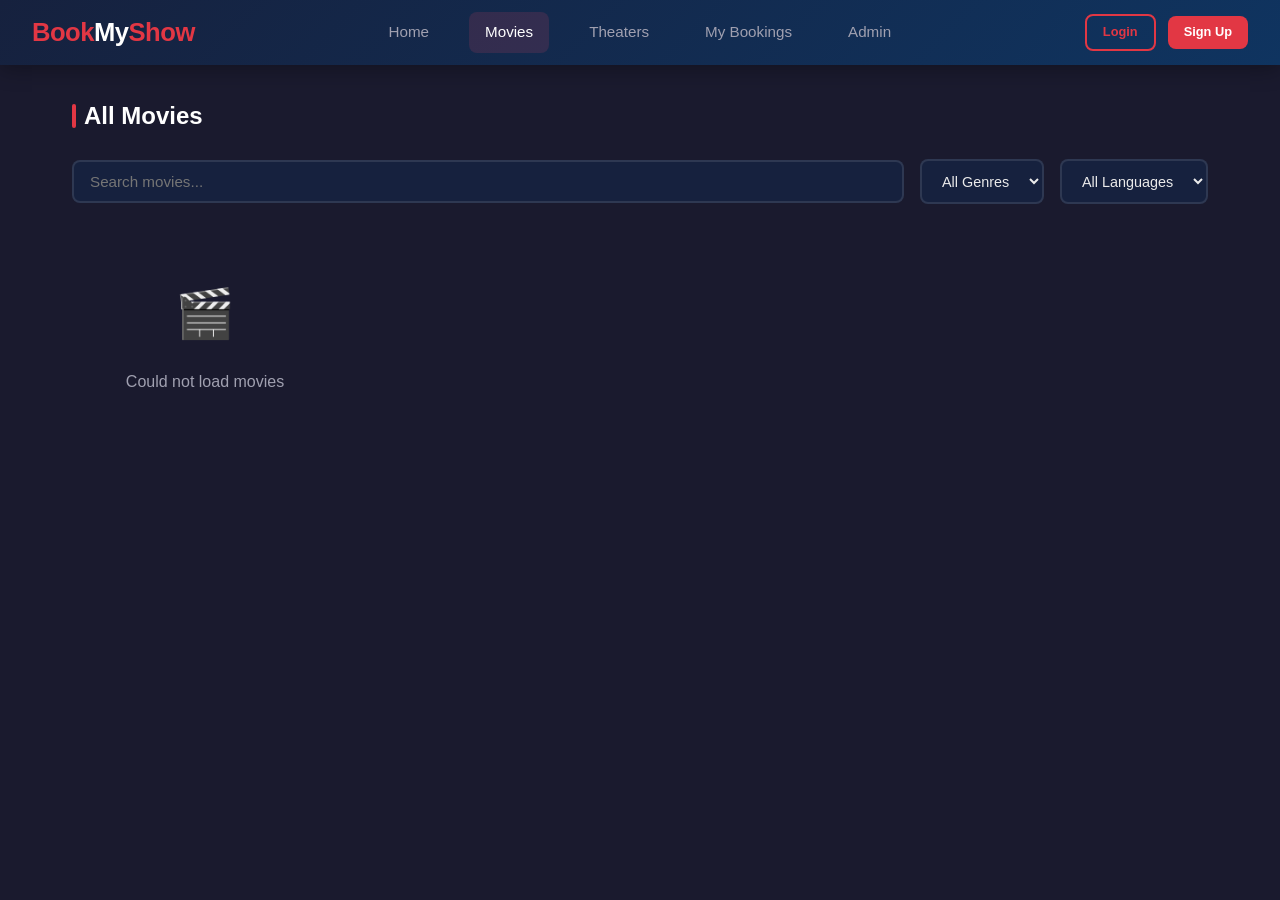
<file: UI/UI/pages/movies.html>
<!doctype html>
<html lang="en">
  <head>
    <meta charset="UTF-8" />
    <meta name="viewport" content="width=device-width, initial-scale=1.0" />
    <title>Movies - BookMyShow</title>
    <link rel="stylesheet" href="../css/style.css" />
  </head>
  <body>
    <nav class="navbar">
      <a href="../index.html" class="logo">Book<span>My</span>Show</a>
      <div class="nav-links">
        <a href="../index.html">Home</a>
        <a href="movies.html" class="active">Movies</a>
        <a href="theaters.html">Theaters</a>
        <a href="bookings.html">My Bookings</a>
        <a href="admin.html">Admin</a>
      </div>
      <div class="nav-user" id="nav-user"></div>
    </nav>

    <div class="container">
      <h2 class="section-title">All Movies</h2>

      <!-- Filters -->
      <div
        style="
          display: flex;
          gap: 1rem;
          margin-bottom: 1.5rem;
          flex-wrap: wrap;
          align-items: center;
        "
      >
        <input
          type="text"
          id="search"
          placeholder="Search movies..."
          style="
            flex: 1;
            min-width: 200px;
            padding: 0.7rem 1rem;
            border-radius: 8px;
            border: 2px solid rgba(255, 255, 255, 0.1);
            background: var(--bg-card);
            color: var(--text);
            font-size: 0.95rem;
            outline: none;
          "
          oninput="filterMovies()"
        />
        <select
          id="genre-filter"
          onchange="filterMovies()"
          style="
            padding: 0.7rem 1rem;
            border-radius: 8px;
            border: 2px solid rgba(255, 255, 255, 0.1);
            background: var(--bg-card);
            color: var(--text);
            font-size: 0.9rem;
            outline: none;
          "
        >
          <option value="">All Genres</option>
        </select>
        <select
          id="lang-filter"
          onchange="filterMovies()"
          style="
            padding: 0.7rem 1rem;
            border-radius: 8px;
            border: 2px solid rgba(255, 255, 255, 0.1);
            background: var(--bg-card);
            color: var(--text);
            font-size: 0.9rem;
            outline: none;
          "
        >
          <option value="">All Languages</option>
        </select>
      </div>

      <div class="grid grid-4" id="movies-grid"></div>
    </div>

    <script src="../js/api.js"></script>
    <script src="../js/utils.js"></script>
    <script>
      let allMovies = [];

      async function loadMovies() {
        showLoading("movies-grid");
        try {
          allMovies = await MovieAPI.getAll();
          renderMovies(allMovies);
          populateFilters();
        } catch (e) {
          showEmpty("movies-grid", "Could not load movies");
        }
      }

      function populateFilters() {
        const genres = [
          ...new Set(allMovies.map((m) => m.genre).filter(Boolean)),
        ];
        const langs = [
          ...new Set(allMovies.map((m) => m.language).filter(Boolean)),
        ];
        const gf = document.getElementById("genre-filter");
        const lf = document.getElementById("lang-filter");
        genres.forEach(
          (g) => (gf.innerHTML += `<option value="${g}">${g}</option>`),
        );
        langs.forEach(
          (l) => (lf.innerHTML += `<option value="${l}">${l}</option>`),
        );
      }

      function filterMovies() {
        const q = document.getElementById("search").value.toLowerCase();
        const genre = document.getElementById("genre-filter").value;
        const lang = document.getElementById("lang-filter").value;
        let filtered = allMovies;
        if (q)
          filtered = filtered.filter((m) => m.title.toLowerCase().includes(q));
        if (genre) filtered = filtered.filter((m) => m.genre === genre);
        if (lang) filtered = filtered.filter((m) => m.language === lang);
        renderMovies(filtered);
      }

      function renderMovies(movies) {
        const grid = document.getElementById("movies-grid");
        if (movies.length === 0) {
          showEmpty("movies-grid", "No movies found");
          return;
        }
        grid.innerHTML = movies
          .map(
            (m) => `
                <a href="movie-detail.html?id=${m.id}" class="card">
                    <div class="card-img" style="display:flex;align-items:center;justify-content:center;font-size:4rem;background:linear-gradient(135deg, #1a1a2e, #16213e);">
                        <img src="${m.posterUrl || "../assets/default-movie.png"}" alt="${m.title}" style="max-width:100%; max-height:100%; border-radius:4px;" />
                    </div>
                    <div class="card-body">
                        <h3>${m.title}</h3>
                        <p>${m.description || ""}</p>
                        <div style="margin-top:0.5rem; display:flex; gap:0.4rem; flex-wrap:wrap;">
                            ${m.genre ? `<span class="badge badge-genre">${m.genre}</span>` : ""}
                            ${m.language ? `<span class="badge badge-lang">${m.language}</span>` : ""}
                            ${m.rating ? `<span class="badge badge-rating">⭐ ${m.rating}</span>` : ""}
                        </div>
                    </div>
                    <div class="card-footer">
                        <span style="font-size:0.8rem;color:var(--text-muted);">${m.durationMinutes ? m.durationMinutes + " min" : ""}</span>
                        <span class="btn btn-sm btn-primary">Book Now</span>
                    </div>
                </a>
            `,
          )
          .join("");
      }

      loadMovies();
    </script>
  </body>
</html>
</file>
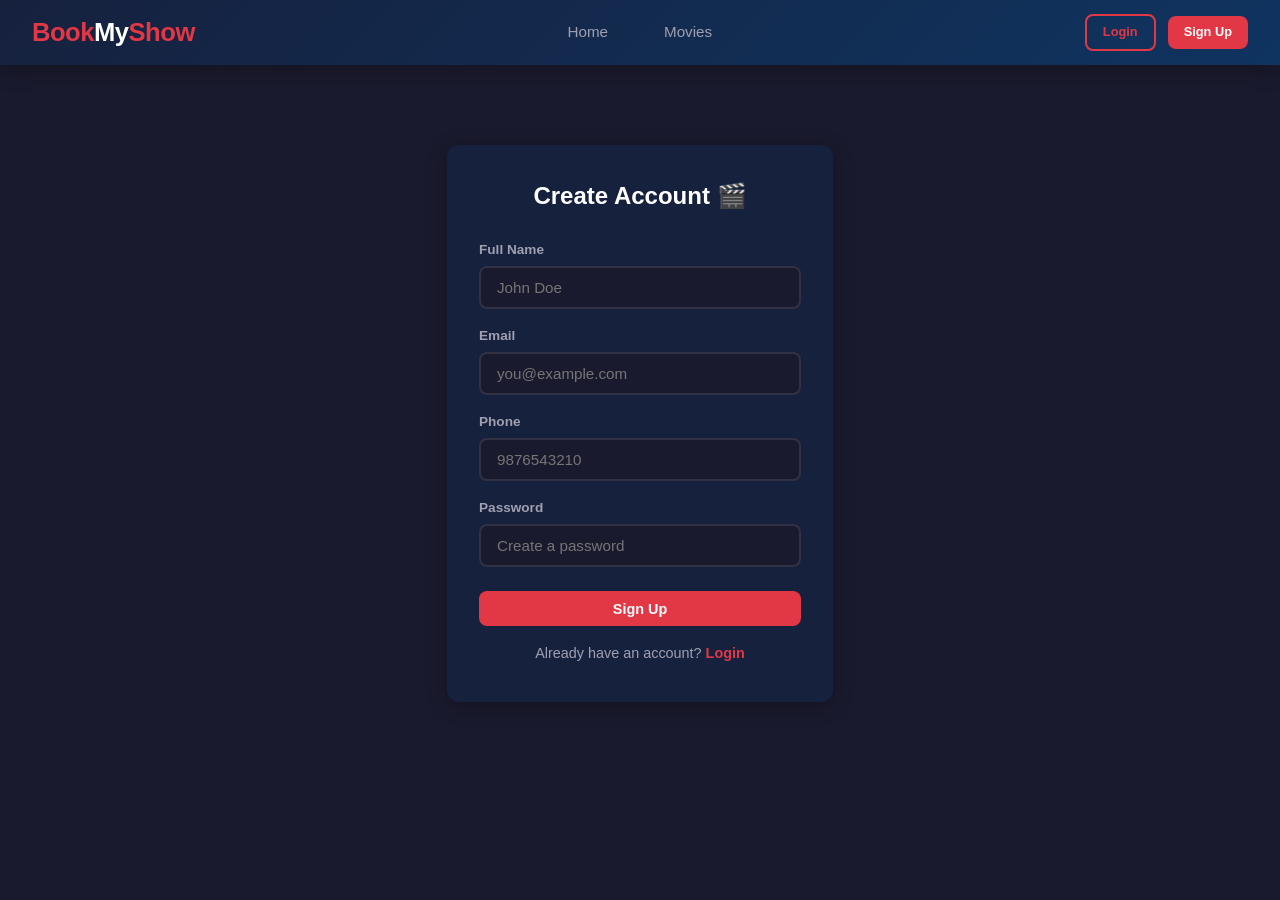
<file: UI/UI/pages/register.html>
<!DOCTYPE html>
<html lang="en">
<head>
    <meta charset="UTF-8">
    <meta name="viewport" content="width=device-width, initial-scale=1.0">
    <title>Register - BookMyShow</title>
    <link rel="stylesheet" href="../css/style.css">
</head>
<body>

    <nav class="navbar">
        <a href="../index.html" class="logo">Book<span>My</span>Show</a>
        <div class="nav-links">
            <a href="../index.html">Home</a>
            <a href="movies.html">Movies</a>
        </div>
        <div class="nav-user" id="nav-user"></div>
    </nav>

    <div class="container" style="max-width: 450px; margin-top: 3rem;">
        <div class="card" style="border:none;">
            <div class="card-body" style="padding: 2rem;">
                <h2 style="text-align:center; margin-bottom: 1.5rem; color: var(--white);">Create Account 🎬</h2>
                <form id="register-form" onsubmit="handleRegister(event)">
                    <div class="form-group">
                        <label>Full Name</label>
                        <input type="text" id="name" placeholder="John Doe" required>
                    </div>
                    <div class="form-group">
                        <label>Email</label>
                        <input type="email" id="email" placeholder="you@example.com" required>
                    </div>
                    <div class="form-group">
                        <label>Phone</label>
                        <input type="tel" id="phone" placeholder="9876543210">
                    </div>
                    <div class="form-group">
                        <label>Password</label>
                        <input type="password" id="password" placeholder="Create a password" required>
                    </div>
                    <button type="submit" class="btn btn-primary btn-block" style="margin-top: 0.5rem;">Sign Up</button>
                </form>
                <p style="text-align: center; margin-top: 1rem; color: var(--text-muted); font-size: 0.9rem;">
                    Already have an account? <a href="login.html" style="color: var(--primary); font-weight:600;">Login</a>
                </p>
            </div>
        </div>
    </div>

    <script src="../js/api.js"></script>
    <script src="../js/utils.js"></script>
    <script>
        async function handleRegister(e) {
            e.preventDefault();
            const data = {
                name: document.getElementById('name').value,
                email: document.getElementById('email').value,
                phone: document.getElementById('phone').value,
                password: document.getElementById('password').value
            };
            try {
                const user = await UserAPI.register(data);
                setLoggedInUser(user);
                showToast('Account created successfully!', 'success');
                setTimeout(() => window.location.href = '../index.html', 1000);
            } catch (err) {
                showToast(err.message, 'error');
            }
        }
    </script>
</body>
</html>
</file>
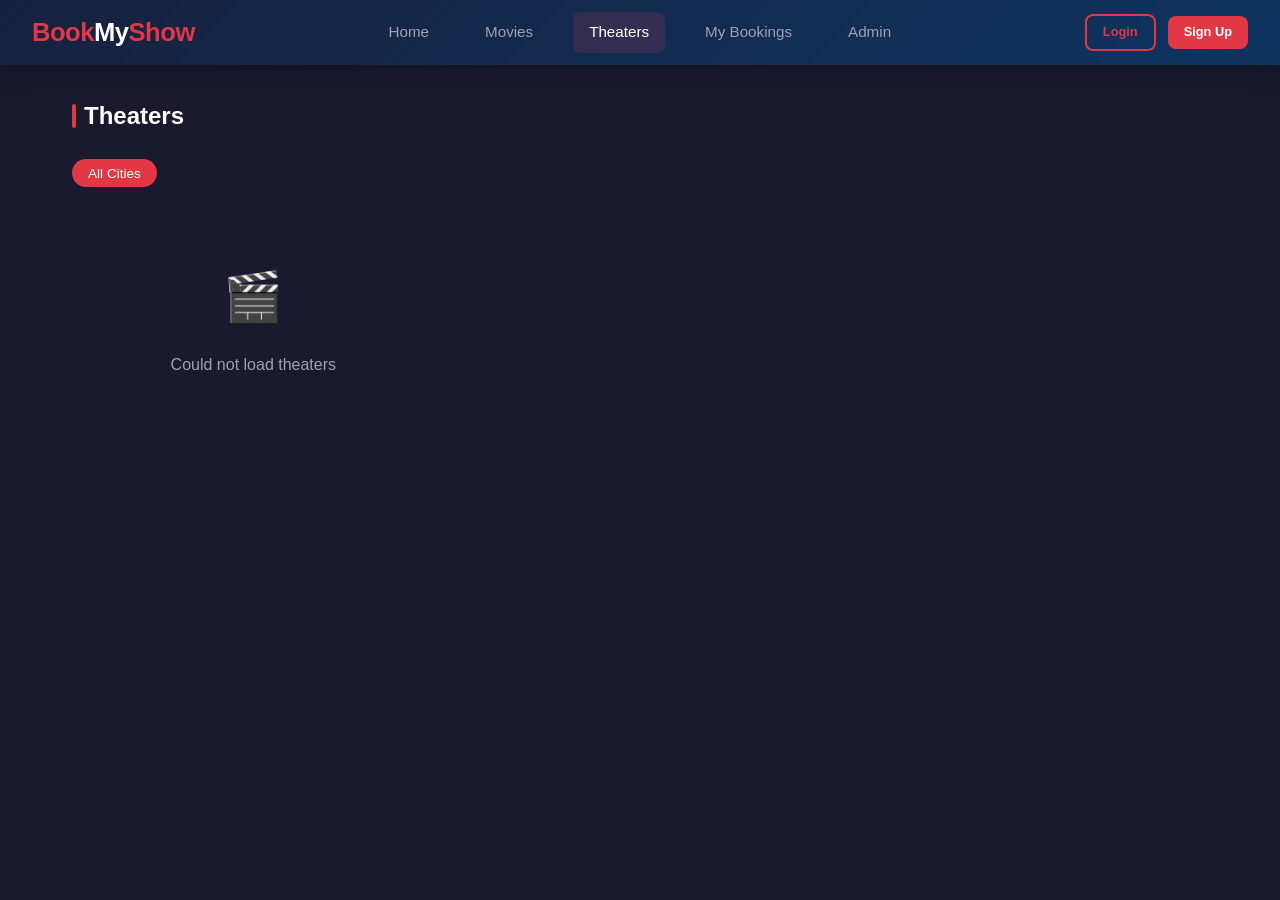
<file: UI/UI/pages/theaters.html>
<!DOCTYPE html>
<html lang="en">
<head>
    <meta charset="UTF-8">
    <meta name="viewport" content="width=device-width, initial-scale=1.0">
    <title>Theaters - BookMyShow</title>
    <link rel="stylesheet" href="../css/style.css">
</head>
<body>

    <nav class="navbar">
        <a href="../index.html" class="logo">Book<span>My</span>Show</a>
        <div class="nav-links">
            <a href="../index.html">Home</a>
            <a href="movies.html">Movies</a>
            <a href="theaters.html" class="active">Theaters</a>
            <a href="bookings.html">My Bookings</a>
            <a href="admin.html">Admin</a>
        </div>
        <div class="nav-user" id="nav-user"></div>
    </nav>

    <div class="container">
        <h2 class="section-title">Theaters</h2>

        <!-- City filter -->
        <div class="city-bar" id="city-bar" style="background:transparent; padding:0; margin-bottom:1.5rem; border:none;">
            <button class="city-chip active" onclick="loadTheaters(); activateChip(this)">All Cities</button>
        </div>

        <div class="grid grid-3" id="theaters-grid"></div>
    </div>

    <script src="../js/api.js"></script>
    <script src="../js/utils.js"></script>
    <script>
        async function loadCities() {
            try {
                const cities = await CityAPI.getAll();
                const bar = document.getElementById('city-bar');
                cities.forEach(city => {
                    const chip = document.createElement('button');
                    chip.className = 'city-chip';
                    chip.textContent = city.name;
                    chip.onclick = () => {
                        activateChip(chip);
                        loadTheatersByCity(city.id);
                    };
                    bar.appendChild(chip);
                });
            } catch (e) { console.log('No cities'); }
        }

        function activateChip(el) {
            document.querySelectorAll('.city-chip').forEach(c => c.classList.remove('active'));
            el.classList.add('active');
        }

        async function loadTheaters() {
            showLoading('theaters-grid');
            try {
                const theaters = await TheaterAPI.getAll();
                renderTheaters(theaters);
            } catch (e) {
                showEmpty('theaters-grid', 'Could not load theaters');
            }
        }

        async function loadTheatersByCity(cityId) {
            showLoading('theaters-grid');
            try {
                const theaters = await TheaterAPI.getByCity(cityId);
                renderTheaters(theaters);
            } catch (e) {
                showEmpty('theaters-grid', 'No theaters in this city');
            }
        }

        function renderTheaters(theaters) {
            const grid = document.getElementById('theaters-grid');
            if (theaters.length === 0) { showEmpty('theaters-grid', 'No theaters found'); return; }
            grid.innerHTML = theaters.map(t => `
                <div class="card">
                    <div class="card-body">
                        <h3>🏛️ ${t.name}</h3>
                        <p>📍 ${t.address || 'N/A'}</p>
                        <p>🌆 ${t.city?.name || ''}, ${t.city?.state || ''}</p>
                    </div>
                    <div class="card-footer">
                        <button class="btn btn-sm btn-outline" onclick="viewScreens(${t.id}, '${t.name}')">View Screens</button>
                    </div>
                </div>
            `).join('');
        }

        async function viewScreens(theaterId, theaterName) {
            try {
                const screens = await ScreenAPI.getByTheater(theaterId);
                if (screens.length === 0) { showToast('No screens found', 'info'); return; }
                let msg = `${theaterName} Screens:\n`;
                screens.forEach(s => msg += `\n• ${s.name} (${s.totalSeats || '?'} seats)`);
                alert(msg);
            } catch (e) {
                showToast('Could not load screens', 'error');
            }
        }

        loadCities();
        loadTheaters();
    </script>
</body>
</html>
</file>
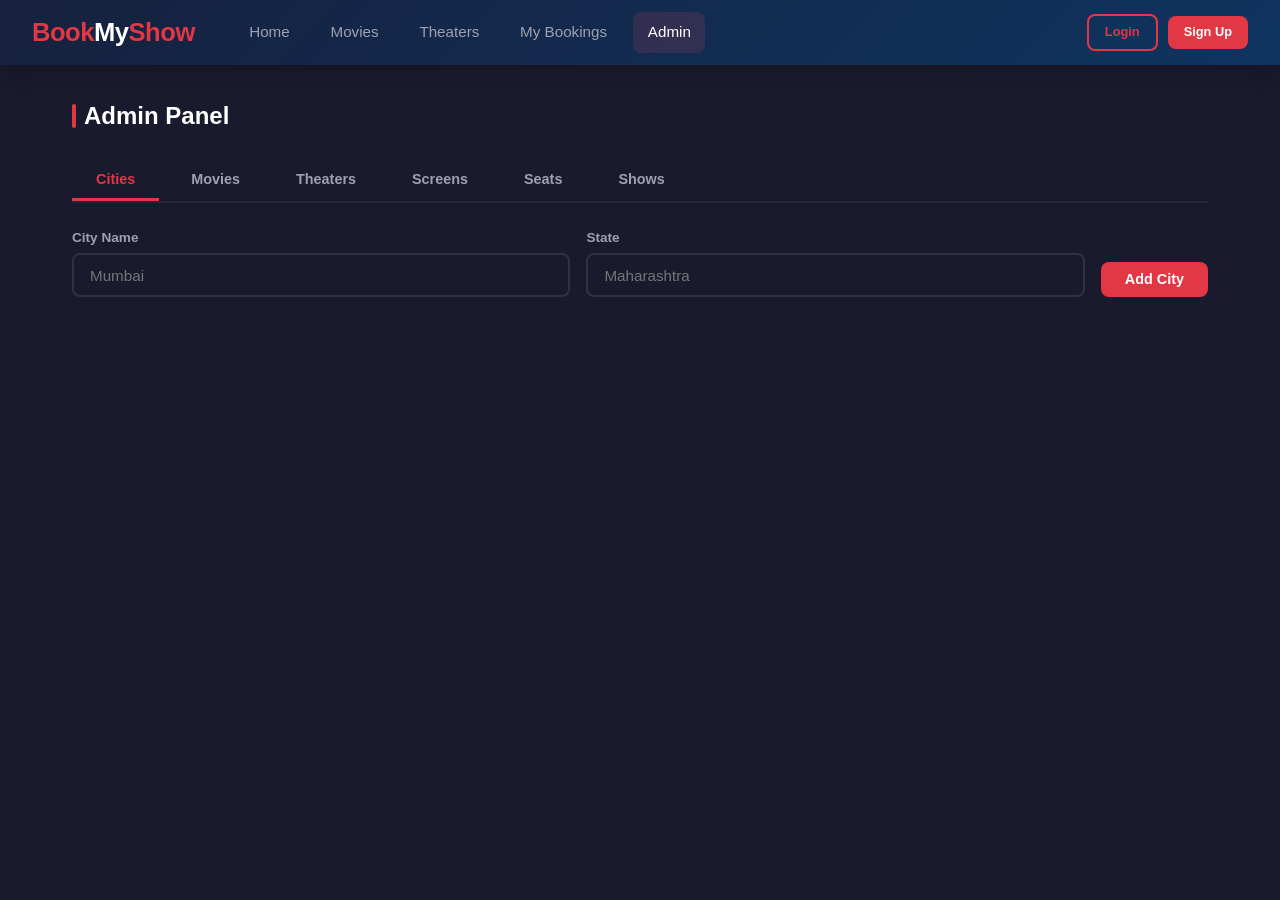
<file: src/main/resources/static/pages/admin.html>
<!DOCTYPE html>
<html lang="en">
<head>
    <meta charset="UTF-8">
    <meta name="viewport" content="width=device-width, initial-scale=1.0">
    <title>Admin - BookMyShow</title>
    <link rel="stylesheet" href="../css/style.css">
</head>
<body>

    <nav class="navbar">
        <a href="../index.html" class="logo">Book<span>My</span>Show</a>
        <div class="nav-links">
            <a href="../index.html">Home</a>
            <a href="movies.html">Movies</a>
            <a href="theaters.html">Theaters</a>
            <a href="bookings.html">My Bookings</a>
            <a href="admin.html" class="active">Admin</a>
        </div>
        <div class="nav-user" id="nav-user"></div>
    </nav>

    <div class="container">
        <h2 class="section-title">Admin Panel</h2>

        <!-- TABS -->
        <div class="tabs">
            <button class="tab active" onclick="switchTab('cities', this)">Cities</button>
            <button class="tab" onclick="switchTab('movies', this)">Movies</button>
            <button class="tab" onclick="switchTab('theaters', this)">Theaters</button>
            <button class="tab" onclick="switchTab('screens', this)">Screens</button>
            <button class="tab" onclick="switchTab('seats', this)">Seats</button>
            <button class="tab" onclick="switchTab('shows', this)">Shows</button>
        </div>

        <!-- ===== CITIES TAB ===== -->
        <div id="tab-cities" class="tab-content">
            <div style="display:flex; gap:1rem; margin-bottom:1.5rem; flex-wrap:wrap; align-items:flex-end;">
                <div class="form-group" style="flex:1;min-width:150px;margin:0;">
                    <label>City Name</label>
                    <input type="text" id="city-name" placeholder="Mumbai">
                </div>
                <div class="form-group" style="flex:1;min-width:150px;margin:0;">
                    <label>State</label>
                    <input type="text" id="city-state" placeholder="Maharashtra">
                </div>
                <button class="btn btn-primary" onclick="addCity()">Add City</button>
            </div>
            <div id="cities-table"></div>
        </div>

        <!-- ===== MOVIES TAB ===== -->
        <div id="tab-movies" class="tab-content" style="display:none;">
            <div style="display:flex; gap:1rem; margin-bottom:1.5rem; flex-wrap:wrap; align-items:flex-end;">
                <div class="form-group" style="flex:1;min-width:150px;margin:0;">
                    <label>Title</label>
                    <input type="text" id="movie-title" placeholder="Movie title">
                </div>
                <div class="form-group" style="flex:1;min-width:150px;margin:0;">
                    <label>Genre</label>
                    <input type="text" id="movie-genre" placeholder="Action">
                </div>
                <div class="form-group" style="flex:1;min-width:100px;margin:0;">
                    <label>Language</label>
                    <input type="text" id="movie-language" placeholder="Hindi">
                </div>
                <div class="form-group" style="flex:1;min-width:80px;margin:0;">
                    <label>Duration (min)</label>
                    <input type="number" id="movie-duration" placeholder="150">
                </div>
                <div class="form-group" style="flex:1;min-width:80px;margin:0;">
                    <label>Rating</label>
                    <input type="number" step="0.1" id="movie-rating" placeholder="8.5">
                </div>
                <div class="form-group" style="flex:1;min-width:120px;margin:0;">
                    <label>Release Date</label>
                    <input type="date" id="movie-release">
                </div>
            </div>
            <div class="form-group" style="margin-bottom:1rem;">
                <label>Description</label>
                <input type="text" id="movie-desc" placeholder="Short description">
            </div>
            <button class="btn btn-primary" onclick="addMovie()" style="margin-bottom:1.5rem;">Add Movie</button>
            <div id="movies-table"></div>
        </div>

        <!-- ===== THEATERS TAB ===== -->
        <div id="tab-theaters" class="tab-content" style="display:none;">
            <div style="display:flex; gap:1rem; margin-bottom:1.5rem; flex-wrap:wrap; align-items:flex-end;">
                <div class="form-group" style="flex:1;min-width:150px;margin:0;">
                    <label>Theater Name</label>
                    <input type="text" id="theater-name" placeholder="PVR Cinemas">
                </div>
                <div class="form-group" style="flex:1;min-width:150px;margin:0;">
                    <label>Address</label>
                    <input type="text" id="theater-address" placeholder="Mall Road">
                </div>
                <div class="form-group" style="flex:1;min-width:120px;margin:0;">
                    <label>City</label>
                    <select id="theater-city"></select>
                </div>
                <button class="btn btn-primary" onclick="addTheater()">Add Theater</button>
            </div>
            <div id="theaters-table"></div>
        </div>

        <!-- ===== SCREENS TAB ===== -->
        <div id="tab-screens" class="tab-content" style="display:none;">
            <div style="display:flex; gap:1rem; margin-bottom:1.5rem; flex-wrap:wrap; align-items:flex-end;">
                <div class="form-group" style="flex:1;min-width:150px;margin:0;">
                    <label>Screen Name</label>
                    <input type="text" id="screen-name" placeholder="Screen 1">
                </div>
                <div class="form-group" style="flex:1;min-width:100px;margin:0;">
                    <label>Total Seats</label>
                    <input type="number" id="screen-seats" placeholder="100">
                </div>
                <div class="form-group" style="flex:1;min-width:150px;margin:0;">
                    <label>Theater</label>
                    <select id="screen-theater"></select>
                </div>
                <button class="btn btn-primary" onclick="addScreen()">Add Screen</button>
            </div>
            <div id="screens-table"></div>
        </div>

        <!-- ===== SEATS TAB ===== -->
        <div id="tab-seats" class="tab-content" style="display:none;">
            <div style="display:flex; gap:1rem; margin-bottom:1rem; flex-wrap:wrap; align-items:flex-end;">
                <div class="form-group" style="flex:1;min-width:120px;margin:0;">
                    <label>Screen</label>
                    <select id="seat-screen" onchange="loadSeatsForScreen()"></select>
                </div>
                <div class="form-group" style="flex:1;min-width:80px;margin:0;">
                    <label>Row (e.g. A)</label>
                    <input type="text" id="seat-row" placeholder="A" maxlength="2">
                </div>
                <div class="form-group" style="flex:1;min-width:60px;margin:0;">
                    <label>From Col</label>
                    <input type="number" id="seat-col-from" placeholder="1" min="1">
                </div>
                <div class="form-group" style="flex:1;min-width:60px;margin:0;">
                    <label>To Col</label>
                    <input type="number" id="seat-col-to" placeholder="10" min="1">
                </div>
                <div class="form-group" style="flex:1;min-width:100px;margin:0;">
                    <label>Type</label>
                    <select id="seat-type">
                        <option value="REGULAR">REGULAR</option>
                        <option value="PREMIUM">PREMIUM</option>
                        <option value="VIP">VIP</option>
                    </select>
                </div>
                <button class="btn btn-primary" onclick="addSeats()">Add Seats</button>
            </div>
            <p style="color:var(--text-muted);font-size:0.8rem;margin-bottom:1rem;">💡 This will create seats from col "From" to col "To" for the given row (e.g. A1, A2...A10)</p>
            <div id="seats-table"></div>
        </div>

        <!-- ===== SHOWS TAB ===== -->
        <div id="tab-shows" class="tab-content" style="display:none;">
            <div style="display:flex; gap:1rem; margin-bottom:1.5rem; flex-wrap:wrap; align-items:flex-end;">
                <div class="form-group" style="flex:1;min-width:150px;margin:0;">
                    <label>Movie</label>
                    <select id="show-movie"></select>
                </div>
                <div class="form-group" style="flex:1;min-width:150px;margin:0;">
                    <label>Screen</label>
                    <select id="show-screen"></select>
                </div>
                <div class="form-group" style="flex:1;min-width:120px;margin:0;">
                    <label>Date</label>
                    <input type="date" id="show-date">
                </div>
                <div class="form-group" style="flex:1;min-width:100px;margin:0;">
                    <label>Start Time</label>
                    <input type="time" id="show-start">
                </div>
                <div class="form-group" style="flex:1;min-width:100px;margin:0;">
                    <label>End Time</label>
                    <input type="time" id="show-end">
                </div>
                <div class="form-group" style="flex:1;min-width:80px;margin:0;">
                    <label>Ticket Price (₹)</label>
                    <input type="number" id="show-price" placeholder="250">
                </div>
                <button class="btn btn-primary" onclick="addShow()">Add Show</button>
            </div>
            <div id="shows-table"></div>
        </div>
    </div>

    <script src="../js/api.js"></script>
    <script src="../js/utils.js"></script>
    <script>
        // ===== TAB SWITCHING =====
        function switchTab(tab, el) {
            document.querySelectorAll('.tab-content').forEach(t => t.style.display = 'none');
            document.querySelectorAll('.tab').forEach(t => t.classList.remove('active'));
            document.getElementById('tab-' + tab).style.display = 'block';
            el.classList.add('active');
        }

        // ===== CITIES =====
        async function loadCities() {
            try {
                const cities = await CityAPI.getAll();
                // table
                let html = '<table class="data-table"><thead><tr><th>ID</th><th>Name</th><th>State</th></tr></thead><tbody>';
                cities.forEach(c => html += `<tr><td>${c.id}</td><td>${c.name}</td><td>${c.state || ''}</td></tr>`);
                html += '</tbody></table>';
                document.getElementById('cities-table').innerHTML = cities.length ? html : '<div class="empty-state"><p>No cities added yet</p></div>';

                // dropdowns
                const theaterCity = document.getElementById('theater-city');
                if (theaterCity) {
                    theaterCity.innerHTML = '<option value="">Select City</option>' + cities.map(c => `<option value="${c.id}">${c.name}</option>`).join('');
                }
            } catch (e) { console.log('Error loading cities'); }
        }

        async function addCity() {
            const name = document.getElementById('city-name').value.trim();
            const state = document.getElementById('city-state').value.trim();
            if (!name) { showToast('Please enter city name', 'error'); return; }
            try {
                await CityAPI.add({ name, state });
                showToast('City added!', 'success');
                document.getElementById('city-name').value = '';
                document.getElementById('city-state').value = '';
                loadCities();
            } catch (e) { showToast(e.message, 'error'); }
        }

        // ===== MOVIES =====
        async function loadMovies() {
            try {
                const movies = await MovieAPI.getAll();
                let html = '<table class="data-table"><thead><tr><th>ID</th><th>Title</th><th>Genre</th><th>Language</th><th>Duration</th><th>Rating</th><th>Actions</th></tr></thead><tbody>';
                movies.forEach(m => html += `<tr>
                    <td>${m.id}</td><td>${m.title}</td><td>${m.genre || ''}</td>
                    <td>${m.language || ''}</td><td>${m.durationMinutes || ''} min</td>
                    <td>${m.rating || ''}</td>
                    <td><button class="btn btn-sm btn-danger" onclick="deleteMovie(${m.id})">Delete</button></td>
                </tr>`);
                html += '</tbody></table>';
                document.getElementById('movies-table').innerHTML = movies.length ? html : '<div class="empty-state"><p>No movies added yet</p></div>';

                // dropdown for shows
                const showMovie = document.getElementById('show-movie');
                if (showMovie) {
                    showMovie.innerHTML = '<option value="">Select Movie</option>' + movies.map(m => `<option value="${m.id}">${m.title}</option>`).join('');
                }
            } catch (e) { console.log('Error loading movies'); }
        }

        async function addMovie() {
            const data = {
                title: document.getElementById('movie-title').value.trim(),
                genre: document.getElementById('movie-genre').value.trim(),
                language: document.getElementById('movie-language').value.trim(),
                durationMinutes: parseInt(document.getElementById('movie-duration').value) || null,
                rating: parseFloat(document.getElementById('movie-rating').value) || null,
                releaseDate: document.getElementById('movie-release').value || null,
                description: document.getElementById('movie-desc').value.trim()
            };
            if (!data.title) { showToast('Please enter movie title', 'error'); return; }
            try {
                await MovieAPI.add(data);
                showToast('Movie added!', 'success');
                ['movie-title','movie-genre','movie-language','movie-duration','movie-rating','movie-release','movie-desc']
                    .forEach(id => document.getElementById(id).value = '');
                loadMovies();
            } catch (e) { showToast(e.message, 'error'); }
        }

        async function deleteMovie(id) {
            if (!confirm('Delete this movie?')) return;
            try {
                await MovieAPI.delete(id);
                showToast('Movie deleted', 'success');
                loadMovies();
            } catch (e) { showToast(e.message, 'error'); }
        }

        // ===== THEATERS =====
        async function loadTheaters() {
            try {
                const theaters = await TheaterAPI.getAll();
                let html = '<table class="data-table"><thead><tr><th>ID</th><th>Name</th><th>Address</th><th>City</th></tr></thead><tbody>';
                theaters.forEach(t => html += `<tr><td>${t.id}</td><td>${t.name}</td><td>${t.address || ''}</td><td>${t.city?.name || ''}</td></tr>`);
                html += '</tbody></table>';
                document.getElementById('theaters-table').innerHTML = theaters.length ? html : '<div class="empty-state"><p>No theaters added yet</p></div>';

                // dropdown for screens
                const screenTheater = document.getElementById('screen-theater');
                if (screenTheater) {
                    screenTheater.innerHTML = '<option value="">Select Theater</option>' + theaters.map(t => `<option value="${t.id}">${t.name} (${t.city?.name || ''})</option>`).join('');
                }
            } catch (e) { console.log('Error loading theaters'); }
        }

        async function addTheater() {
            const data = {
                name: document.getElementById('theater-name').value.trim(),
                address: document.getElementById('theater-address').value.trim(),
                cityId: parseInt(document.getElementById('theater-city').value)
            };
            if (!data.name || !data.cityId) { showToast('Fill theater name and city', 'error'); return; }
            try {
                await TheaterAPI.add(data);
                showToast('Theater added!', 'success');
                document.getElementById('theater-name').value = '';
                document.getElementById('theater-address').value = '';
                loadTheaters();
            } catch (e) { showToast(e.message, 'error'); }
        }

        // ===== SCREENS =====
        async function loadScreens() {
            try {
                const screens = await ScreenAPI.getAll();
                let html = '<table class="data-table"><thead><tr><th>ID</th><th>Name</th><th>Seats</th><th>Theater</th></tr></thead><tbody>';
                screens.forEach(s => html += `<tr><td>${s.id}</td><td>${s.name}</td><td>${s.totalSeats || ''}</td><td>${s.theater?.name || ''}</td></tr>`);
                html += '</tbody></table>';
                document.getElementById('screens-table').innerHTML = screens.length ? html : '<div class="empty-state"><p>No screens added yet</p></div>';

                // dropdowns
                const opts = '<option value="">Select Screen</option>' + screens.map(s => `<option value="${s.id}">${s.name} — ${s.theater?.name || ''}</option>`).join('');
                ['seat-screen', 'show-screen'].forEach(id => {
                    const el = document.getElementById(id);
                    if (el) el.innerHTML = opts;
                });
            } catch (e) { console.log('Error loading screens'); }
        }

        async function addScreen() {
            const data = {
                name: document.getElementById('screen-name').value.trim(),
                totalSeats: parseInt(document.getElementById('screen-seats').value) || null,
                theaterId: parseInt(document.getElementById('screen-theater').value)
            };
            if (!data.name || !data.theaterId) { showToast('Fill screen name and theater', 'error'); return; }
            try {
                await ScreenAPI.add(data);
                showToast('Screen added!', 'success');
                document.getElementById('screen-name').value = '';
                document.getElementById('screen-seats').value = '';
                loadScreens();
            } catch (e) { showToast(e.message, 'error'); }
        }

        // ===== SEATS =====
        async function loadSeatsForScreen() {
            const screenId = document.getElementById('seat-screen').value;
            if (!screenId) { document.getElementById('seats-table').innerHTML = ''; return; }
            try {
                const seats = await SeatAPI.getByScreen(screenId);
                let html = '<table class="data-table"><thead><tr><th>ID</th><th>Seat #</th><th>Row</th><th>Col</th><th>Type</th></tr></thead><tbody>';
                seats.forEach(s => html += `<tr><td>${s.id}</td><td>${s.seatNumber}</td><td>${s.row || ''}</td><td>${s.col || ''}</td><td>${s.seatType || ''}</td></tr>`);
                html += '</tbody></table>';
                document.getElementById('seats-table').innerHTML = seats.length ? html : '<div class="empty-state"><p>No seats for this screen</p></div>';
            } catch (e) { document.getElementById('seats-table').innerHTML = ''; }
        }

        async function addSeats() {
            const screenId = parseInt(document.getElementById('seat-screen').value);
            const row = document.getElementById('seat-row').value.trim().toUpperCase();
            const from = parseInt(document.getElementById('seat-col-from').value);
            const to = parseInt(document.getElementById('seat-col-to').value);
            const seatType = document.getElementById('seat-type').value;

            if (!screenId || !row || !from || !to) { showToast('Fill all seat fields', 'error'); return; }
            if (from > to) { showToast('From col must be <= To col', 'error'); return; }

            try {
                for (let col = from; col <= to; col++) {
                    await SeatAPI.add({
                        seatNumber: row + col,
                        row: row,
                        col: col,
                        seatType: seatType,
                        screenId: screenId
                    });
                }
                showToast(`Added seats ${row}${from} to ${row}${to}!`, 'success');
                loadSeatsForScreen();
            } catch (e) { showToast(e.message, 'error'); }
        }

        // ===== SHOWS =====
        async function loadShows() {
            try {
                const shows = await ShowAPI.getAll();
                let html = '<table class="data-table"><thead><tr><th>ID</th><th>Movie</th><th>Screen</th><th>Date</th><th>Time</th><th>Price</th></tr></thead><tbody>';
                shows.forEach(s => html += `<tr><td>${s.id}</td><td>${s.movie?.title || ''}</td><td>${s.screen?.name || ''} (${s.screen?.theater?.name || ''})</td><td>${s.showDate}</td><td>${s.startTime}-${s.endTime || ''}</td><td>₹${s.ticketPrice || 0}</td></tr>`);
                html += '</tbody></table>';
                document.getElementById('shows-table').innerHTML = shows.length ? html : '<div class="empty-state"><p>No shows added yet</p></div>';
            } catch (e) { console.log('Error loading shows'); }
        }

        async function addShow() {
            const data = {
                movieId: parseInt(document.getElementById('show-movie').value),
                screenId: parseInt(document.getElementById('show-screen').value),
                showDate: document.getElementById('show-date').value,
                startTime: document.getElementById('show-start').value,
                endTime: document.getElementById('show-end').value || null,
                ticketPrice: parseFloat(document.getElementById('show-price').value) || 0
            };
            if (!data.movieId || !data.screenId || !data.showDate || !data.startTime) {
                showToast('Fill movie, screen, date and start time', 'error'); return;
            }
            try {
                await ShowAPI.add(data);
                showToast('Show added!', 'success');
                ['show-date','show-start','show-end','show-price'].forEach(id => document.getElementById(id).value = '');
                loadShows();
            } catch (e) { showToast(e.message, 'error'); }
        }

        // ===== INIT =====
        async function init() {
            await Promise.all([loadCities(), loadMovies(), loadTheaters(), loadScreens(), loadShows()]);
        }
        init();
    </script>
</body>
</html>
</file>
<file: UI/UI/css/style.css>
/* ===== RESET & BASE ===== */
*, *::before, *::after { margin: 0; padding: 0; box-sizing: border-box; }

:root {
    --primary: #e23744;
    --primary-dark: #c1293a;
    --bg-dark: #1a1a2e;
    --bg-card: #16213e;
    --bg-light: #0f3460;
    --text: #eaeaea;
    --text-muted: #a0a0b0;
    --accent: #e94560;
    --success: #2ecc71;
    --warning: #f39c12;
    --white: #ffffff;
    --shadow: 0 4px 20px rgba(0,0,0,0.3);
    --radius: 12px;
    --transition: all 0.3s ease;
}

body {
    font-family: 'Segoe UI', Tahoma, Geneva, Verdana, sans-serif;
    background: var(--bg-dark);
    color: var(--text);
    min-height: 100vh;
    line-height: 1.6;
}

a { text-decoration: none; color: inherit; }
ul { list-style: none; }
img { max-width: 100%; display: block; }

/* ===== NAVBAR ===== */
.navbar {
    background: linear-gradient(135deg, var(--bg-card), var(--bg-light));
    padding: 0 2rem;
    display: flex;
    align-items: center;
    justify-content: space-between;
    height: 65px;
    position: sticky;
    top: 0;
    z-index: 1000;
    box-shadow: var(--shadow);
}

.navbar .logo {
    font-size: 1.6rem;
    font-weight: 800;
    color: var(--primary);
    letter-spacing: -0.5px;
}

.navbar .logo span {
    color: var(--white);
}

.nav-links {
    display: flex;
    gap: 1.5rem;
    align-items: center;
}

.nav-links a {
    color: var(--text-muted);
    font-weight: 500;
    padding: 0.5rem 1rem;
    border-radius: 8px;
    transition: var(--transition);
    font-size: 0.95rem;
}

.nav-links a:hover, .nav-links a.active {
    color: var(--white);
    background: rgba(233, 69, 96, 0.15);
}

.nav-user {
    display: flex;
    align-items: center;
    gap: 0.75rem;
}

.btn {
    padding: 0.6rem 1.5rem;
    border: none;
    border-radius: 8px;
    font-size: 0.9rem;
    font-weight: 600;
    cursor: pointer;
    transition: var(--transition);
    display: inline-flex;
    align-items: center;
    gap: 0.4rem;
}

.btn-primary {
    background: var(--primary);
    color: var(--white);
}

.btn-primary:hover {
    background: var(--primary-dark);
    transform: translateY(-1px);
}

.btn-outline {
    background: transparent;
    color: var(--primary);
    border: 2px solid var(--primary);
}

.btn-outline:hover {
    background: var(--primary);
    color: var(--white);
}

.btn-success {
    background: var(--success);
    color: var(--white);
}

.btn-success:hover {
    background: #27ae60;
}

.btn-danger {
    background: var(--accent);
    color: var(--white);
}

.btn-danger:hover {
    background: #d63851;
}

.btn-sm {
    padding: 0.4rem 1rem;
    font-size: 0.8rem;
}

.btn-block {
    width: 100%;
    justify-content: center;
}

/* ===== HERO ===== */
.hero {
    background: linear-gradient(135deg, var(--bg-dark) 0%, var(--bg-light) 50%, var(--bg-dark) 100%);
    padding: 4rem 2rem;
    text-align: center;
}

.hero h1 {
    font-size: 2.8rem;
    font-weight: 800;
    margin-bottom: 0.5rem;
}

.hero h1 span {
    color: var(--primary);
}

.hero p {
    color: var(--text-muted);
    font-size: 1.1rem;
    max-width: 600px;
    margin: 0 auto 2rem;
}

.search-bar {
    max-width: 500px;
    margin: 0 auto;
    display: flex;
    gap: 0.5rem;
}

.search-bar input {
    flex: 1;
    padding: 0.8rem 1.2rem;
    border-radius: 8px;
    border: 2px solid var(--bg-light);
    background: var(--bg-card);
    color: var(--text);
    font-size: 1rem;
    outline: none;
    transition: var(--transition);
}

.search-bar input:focus {
    border-color: var(--primary);
}

/* ===== CONTAINER ===== */
.container {
    max-width: 1200px;
    margin: 0 auto;
    padding: 2rem;
}

.section-title {
    font-size: 1.5rem;
    font-weight: 700;
    margin-bottom: 1.5rem;
    color: var(--white);
    display: flex;
    align-items: center;
    gap: 0.5rem;
}

.section-title::before {
    content: '';
    width: 4px;
    height: 24px;
    background: var(--primary);
    border-radius: 2px;
}

/* ===== GRID ===== */
.grid {
    display: grid;
    gap: 1.5rem;
}

.grid-2 { grid-template-columns: repeat(auto-fill, minmax(300px, 1fr)); }
.grid-3 { grid-template-columns: repeat(auto-fill, minmax(280px, 1fr)); }
.grid-4 { grid-template-columns: repeat(auto-fill, minmax(220px, 1fr)); }

/* ===== CARD ===== */
.card {
    background: var(--bg-card);
    border-radius: var(--radius);
    overflow: hidden;
    box-shadow: var(--shadow);
    transition: var(--transition);
    border: 1px solid rgba(255,255,255,0.05);
}

.card:hover {
    transform: translateY(-4px);
    border-color: rgba(233, 69, 96, 0.3);
}

.card-img {
    width: 100%;
    height: 320px;
    object-fit: cover;
    background: var(--bg-light);
}

.card-body {
    padding: 1.2rem;
}

.card-body h3 {
    font-size: 1.1rem;
    font-weight: 700;
    margin-bottom: 0.3rem;
    color: var(--white);
}

.card-body p {
    font-size: 0.85rem;
    color: var(--text-muted);
    margin-bottom: 0.3rem;
}

.card-footer {
    padding: 0.8rem 1.2rem;
    border-top: 1px solid rgba(255,255,255,0.05);
    display: flex;
    justify-content: space-between;
    align-items: center;
}

/* ===== BADGE ===== */
.badge {
    display: inline-block;
    padding: 0.2rem 0.7rem;
    border-radius: 20px;
    font-size: 0.75rem;
    font-weight: 600;
}

.badge-genre {
    background: rgba(233, 69, 96, 0.2);
    color: var(--accent);
}

.badge-lang {
    background: rgba(46, 204, 113, 0.2);
    color: var(--success);
}

.badge-rating {
    background: rgba(243, 156, 18, 0.2);
    color: var(--warning);
}

/* ===== MODAL ===== */
.modal-overlay {
    display: none;
    position: fixed;
    inset: 0;
    background: rgba(0,0,0,0.7);
    z-index: 2000;
    justify-content: center;
    align-items: center;
    backdrop-filter: blur(4px);
}

.modal-overlay.active {
    display: flex;
}

.modal {
    background: var(--bg-card);
    border-radius: var(--radius);
    padding: 2rem;
    width: 90%;
    max-width: 500px;
    max-height: 85vh;
    overflow-y: auto;
    box-shadow: var(--shadow);
    position: relative;
}

.modal h2 {
    font-size: 1.4rem;
    margin-bottom: 1.5rem;
    color: var(--white);
}

.modal-close {
    position: absolute;
    top: 1rem;
    right: 1rem;
    background: none;
    border: none;
    color: var(--text-muted);
    font-size: 1.5rem;
    cursor: pointer;
    transition: var(--transition);
}

.modal-close:hover { color: var(--primary); }

/* ===== FORM ===== */
.form-group {
    margin-bottom: 1rem;
}

.form-group label {
    display: block;
    font-size: 0.85rem;
    font-weight: 600;
    color: var(--text-muted);
    margin-bottom: 0.3rem;
}

.form-group input,
.form-group select,
.form-group textarea {
    width: 100%;
    padding: 0.7rem 1rem;
    border-radius: 8px;
    border: 2px solid rgba(255,255,255,0.1);
    background: var(--bg-dark);
    color: var(--text);
    font-size: 0.95rem;
    outline: none;
    transition: var(--transition);
}

.form-group input:focus,
.form-group select:focus {
    border-color: var(--primary);
}

/* ===== SEAT MAP ===== */
.seat-map {
    display: flex;
    flex-direction: column;
    align-items: center;
    gap: 0.5rem;
    margin: 1.5rem 0;
}

.seat-row {
    display: flex;
    gap: 0.5rem;
    align-items: center;
}

.seat-row-label {
    width: 24px;
    font-size: 0.8rem;
    font-weight: 700;
    color: var(--text-muted);
    text-align: center;
}

.seat {
    width: 36px;
    height: 36px;
    border-radius: 6px 6px 10px 10px;
    display: flex;
    align-items: center;
    justify-content: center;
    font-size: 0.65rem;
    font-weight: 700;
    cursor: pointer;
    transition: var(--transition);
    border: 2px solid transparent;
}

.seat.available {
    background: var(--bg-light);
    color: var(--text-muted);
    border-color: rgba(255,255,255,0.15);
}

.seat.available:hover {
    background: rgba(233, 69, 96, 0.3);
    border-color: var(--primary);
}

.seat.selected {
    background: var(--primary);
    color: var(--white);
    border-color: var(--primary);
}

.seat.booked {
    background: rgba(255,255,255,0.05);
    color: rgba(255,255,255,0.2);
    cursor: not-allowed;
    border-color: rgba(255,255,255,0.05);
}

.seat.vip { border-bottom: 3px solid var(--warning); }
.seat.premium { border-bottom: 3px solid var(--success); }

.screen-indicator {
    width: 60%;
    max-width: 300px;
    height: 6px;
    background: linear-gradient(to right, transparent, var(--text-muted), transparent);
    border-radius: 50%;
    margin-bottom: 1rem;
}

.screen-label {
    font-size: 0.75rem;
    color: var(--text-muted);
    letter-spacing: 3px;
    text-transform: uppercase;
    margin-bottom: 0.3rem;
}

.seat-legend {
    display: flex;
    gap: 1.5rem;
    justify-content: center;
    margin-top: 1rem;
    flex-wrap: wrap;
}

.seat-legend-item {
    display: flex;
    align-items: center;
    gap: 0.4rem;
    font-size: 0.8rem;
    color: var(--text-muted);
}

.seat-legend-box {
    width: 18px;
    height: 18px;
    border-radius: 4px;
}

/* ===== TABLE ===== */
.data-table {
    width: 100%;
    border-collapse: collapse;
    margin-top: 1rem;
}

.data-table th, .data-table td {
    padding: 0.8rem 1rem;
    text-align: left;
    border-bottom: 1px solid rgba(255,255,255,0.05);
    font-size: 0.9rem;
}

.data-table th {
    background: var(--bg-light);
    color: var(--text-muted);
    font-weight: 600;
    text-transform: uppercase;
    font-size: 0.8rem;
    letter-spacing: 0.5px;
}

.data-table tr:hover {
    background: rgba(255,255,255,0.02);
}

/* ===== SHOW LIST ===== */
.show-card {
    background: var(--bg-card);
    border-radius: var(--radius);
    padding: 1.2rem;
    display: flex;
    justify-content: space-between;
    align-items: center;
    border: 1px solid rgba(255,255,255,0.05);
    transition: var(--transition);
}

.show-card:hover {
    border-color: rgba(233, 69, 96, 0.3);
}

.show-info h4 {
    color: var(--white);
    margin-bottom: 0.2rem;
}

.show-info p {
    color: var(--text-muted);
    font-size: 0.85rem;
}

.show-meta {
    text-align: right;
}

.show-meta .price {
    font-size: 1.2rem;
    font-weight: 700;
    color: var(--success);
}

/* ===== BOOKING SUMMARY ===== */
.booking-summary {
    background: var(--bg-card);
    border-radius: var(--radius);
    padding: 1.5rem;
    border: 1px solid rgba(255,255,255,0.05);
}

.booking-summary h3 {
    margin-bottom: 1rem;
    color: var(--white);
}

.summary-row {
    display: flex;
    justify-content: space-between;
    padding: 0.5rem 0;
    font-size: 0.9rem;
    border-bottom: 1px solid rgba(255,255,255,0.05);
}

.summary-row:last-child {
    border-bottom: none;
    font-weight: 700;
    font-size: 1.1rem;
    color: var(--success);
    padding-top: 0.8rem;
}

/* ===== TABS ===== */
.tabs {
    display: flex;
    gap: 0.5rem;
    margin-bottom: 1.5rem;
    border-bottom: 2px solid rgba(255,255,255,0.05);
    padding-bottom: 0;
}

.tab {
    padding: 0.7rem 1.5rem;
    font-size: 0.9rem;
    font-weight: 600;
    color: var(--text-muted);
    cursor: pointer;
    border-bottom: 3px solid transparent;
    transition: var(--transition);
    background: none;
    border-top: none;
    border-left: none;
    border-right: none;
}

.tab:hover { color: var(--white); }

.tab.active {
    color: var(--primary);
    border-bottom-color: var(--primary);
}

/* ===== CITY SELECTOR ===== */
.city-bar {
    background: var(--bg-card);
    padding: 0.8rem 2rem;
    display: flex;
    align-items: center;
    gap: 1rem;
    border-bottom: 1px solid rgba(255,255,255,0.05);
    overflow-x: auto;
}

.city-chip {
    padding: 0.4rem 1rem;
    border-radius: 20px;
    font-size: 0.85rem;
    font-weight: 500;
    cursor: pointer;
    background: var(--bg-dark);
    color: var(--text-muted);
    white-space: nowrap;
    transition: var(--transition);
    border: none;
}

.city-chip:hover, .city-chip.active {
    background: var(--primary);
    color: var(--white);
}

/* ===== TOAST ===== */
.toast-container {
    position: fixed;
    top: 80px;
    right: 20px;
    z-index: 3000;
    display: flex;
    flex-direction: column;
    gap: 0.5rem;
}

.toast {
    padding: 0.8rem 1.5rem;
    border-radius: 8px;
    font-size: 0.9rem;
    font-weight: 500;
    color: var(--white);
    box-shadow: var(--shadow);
    animation: slideIn 0.3s ease, fadeOut 0.3s ease 2.7s;
    min-width: 250px;
}

.toast-success { background: var(--success); }
.toast-error { background: var(--accent); }
.toast-info { background: var(--bg-light); }

@keyframes slideIn {
    from { transform: translateX(100%); opacity: 0; }
    to { transform: translateX(0); opacity: 1; }
}

@keyframes fadeOut {
    to { opacity: 0; transform: translateX(100%); }
}

/* ===== LOADING ===== */
.spinner {
    display: inline-block;
    width: 30px;
    height: 30px;
    border: 3px solid rgba(255,255,255,0.1);
    border-top-color: var(--primary);
    border-radius: 50%;
    animation: spin 0.8s linear infinite;
}

@keyframes spin {
    to { transform: rotate(360deg); }
}

.loading-center {
    display: flex;
    justify-content: center;
    padding: 3rem;
}

/* ===== EMPTY STATE ===== */
.empty-state {
    text-align: center;
    padding: 3rem;
    color: var(--text-muted);
}

.empty-state .icon {
    font-size: 3rem;
    margin-bottom: 1rem;
}

/* ===== RESPONSIVE ===== */
@media (max-width: 768px) {
    .navbar { padding: 0 1rem; }
    .nav-links { gap: 0.5rem; }
    .nav-links a { padding: 0.4rem 0.6rem; font-size: 0.8rem; }
    .hero h1 { font-size: 1.8rem; }
    .container { padding: 1rem; }
    .grid-3, .grid-4 { grid-template-columns: 1fr 1fr; }
    .show-card { flex-direction: column; gap: 1rem; text-align: center; }
    .show-meta { text-align: center; }
}

@media (max-width: 480px) {
    .grid-3, .grid-4 { grid-template-columns: 1fr; }
}
</file>
<file: src/main/resources/static/css/style.css>
/* ===== RESET & BASE ===== */
*, *::before, *::after { margin: 0; padding: 0; box-sizing: border-box; }

:root {
    --primary: #e23744;
    --primary-dark: #c1293a;
    --bg-dark: #1a1a2e;
    --bg-card: #16213e;
    --bg-light: #0f3460;
    --text: #eaeaea;
    --text-muted: #a0a0b0;
    --accent: #e94560;
    --success: #2ecc71;
    --warning: #f39c12;
    --white: #ffffff;
    --shadow: 0 4px 20px rgba(0,0,0,0.3);
    --radius: 12px;
    --transition: all 0.3s ease;
}

body {
    font-family: 'Segoe UI', Tahoma, Geneva, Verdana, sans-serif;
    background: var(--bg-dark);
    color: var(--text);
    min-height: 100vh;
    line-height: 1.6;
}

a { text-decoration: none; color: inherit; }
ul { list-style: none; }
img { max-width: 100%; display: block; }

/* ===== NAVBAR ===== */
.navbar {
    background: linear-gradient(135deg, var(--bg-card), var(--bg-light));
    padding: 0 2rem;
    display: flex;
    align-items: center;
    height: 65px;
    position: sticky;
    top: 0;
    z-index: 1000;
    box-shadow: var(--shadow);
}

/* Logo */
.navbar .logo {
    font-size: 1.6rem;
    font-weight: 800;
    color: var(--primary);
    letter-spacing: -0.5px;
    white-space: nowrap;
    margin-right: 40px;
}

.navbar .logo span {
    color: var(--white);
}

/* Navigation links */
.nav-links {
    display: flex;
    align-items: center;
    gap: 12px;
    white-space: nowrap;
    flex: 1;
}

.nav-links a {
    color: var(--text-muted);
    font-weight: 500;
    padding: 0.5rem 0.9rem;
    border-radius: 8px;
    transition: var(--transition);
    font-size: 0.95rem;
    white-space: nowrap;
}

.nav-links a:hover,
.nav-links a.active {
    color: var(--white);
    background: rgba(233, 69, 96, 0.15);
}

/* Admin link */
#admin-link {
    display: inline-flex;
    align-items: center;
}

/* Login / Logout / Sign Up */
#nav-user {
    display: flex;
    align-items: center;
    gap: 10px;
    white-space: nowrap;
    flex-shrink: 0;
}

/* Buttons */
.btn {
    padding: 0.6rem 1.5rem;
    border: none;
    border-radius: 8px;
    font-size: 0.9rem;
    font-weight: 600;
    cursor: pointer;
    transition: var(--transition);
    display: inline-flex;
    align-items: center;
    gap: 0.4rem;
    white-space: nowrap;
}

.btn-primary {
    background: var(--primary);
    color: var(--white);
}

.btn-primary:hover {
    background: var(--primary-dark);
    transform: translateY(-1px);
}

.btn-outline {
    background: transparent;
    color: var(--primary);
    border: 2px solid var(--primary);
}

.btn-outline:hover {
    background: var(--primary);
    color: var(--white);
}

.btn-sm {
    padding: 0.4rem 1rem;
    font-size: 0.8rem;
}

/* ===== HERO ===== */
.hero {
    background: linear-gradient(135deg, var(--bg-dark) 0%, var(--bg-light) 50%, var(--bg-dark) 100%);
    padding: 4rem 2rem;
    text-align: center;
}

.hero h1 {
    font-size: 2.8rem;
    font-weight: 800;
    margin-bottom: 0.5rem;
}

.hero h1 span {
    color: var(--primary);
}

.hero p {
    color: var(--text-muted);
    font-size: 1.1rem;
    max-width: 600px;
    margin: 0 auto 2rem;
}

.search-bar {
    max-width: 500px;
    margin: 0 auto;
    display: flex;
    gap: 0.5rem;
}

.search-bar input {
    flex: 1;
    padding: 0.8rem 1.2rem;
    border-radius: 8px;
    border: 2px solid var(--bg-light);
    background: var(--bg-card);
    color: var(--text);
    font-size: 1rem;
    outline: none;
    transition: var(--transition);
}

.search-bar input:focus {
    border-color: var(--primary);
}

/* ===== CONTAINER ===== */
.container {
    max-width: 1200px;
    margin: 0 auto;
    padding: 2rem;
}

.section-title {
    font-size: 1.5rem;
    font-weight: 700;
    margin-bottom: 1.5rem;
    color: var(--white);
    display: flex;
    align-items: center;
    gap: 0.5rem;
}

.section-title::before {
    content: '';
    width: 4px;
    height: 24px;
    background: var(--primary);
    border-radius: 2px;
}

/* ===== GRID ===== */
.grid {
    display: grid;
    gap: 1.5rem;
}

.grid-2 { grid-template-columns: repeat(auto-fill, minmax(300px, 1fr)); }
.grid-3 { grid-template-columns: repeat(auto-fill, minmax(280px, 1fr)); }
.grid-4 { grid-template-columns: repeat(auto-fill, minmax(220px, 1fr)); }

/* ===== CARD ===== */
.card {
    background: var(--bg-card);
    border-radius: var(--radius);
    overflow: hidden;
    box-shadow: var(--shadow);
    transition: var(--transition);
    border: 1px solid rgba(255,255,255,0.05);
}

.card:hover {
    transform: translateY(-4px);
    border-color: rgba(233, 69, 96, 0.3);
}

.card-img {
    width: 100%;
    height: 320px;
    object-fit: cover;
    background: var(--bg-light);
}

.card-body {
    padding: 1.2rem;
}

.card-body h3 {
    font-size: 1.1rem;
    font-weight: 700;
    margin-bottom: 0.3rem;
    color: var(--white);
}

.card-body p {
    font-size: 0.85rem;
    color: var(--text-muted);
    margin-bottom: 0.3rem;
}

.card-footer {
    padding: 0.8rem 1.2rem;
    border-top: 1px solid rgba(255,255,255,0.05);
    display: flex;
    justify-content: space-between;
    align-items: center;
}

/* ===== BADGE ===== */
.badge {
    display: inline-block;
    padding: 0.2rem 0.7rem;
    border-radius: 20px;
    font-size: 0.75rem;
    font-weight: 600;
}

.badge-genre {
    background: rgba(233, 69, 96, 0.2);
    color: var(--accent);
}

.badge-lang {
    background: rgba(46, 204, 113, 0.2);
    color: var(--success);
}

.badge-rating {
    background: rgba(243, 156, 18, 0.2);
    color: var(--warning);
}

/* ===== MODAL ===== */
.modal-overlay {
    display: none;
    position: fixed;
    inset: 0;
    background: rgba(0,0,0,0.7);
    z-index: 2000;
    justify-content: center;
    align-items: center;
    backdrop-filter: blur(4px);
}

.modal-overlay.active {
    display: flex;
}

.modal {
    background: var(--bg-card);
    border-radius: var(--radius);
    padding: 2rem;
    width: 90%;
    max-width: 500px;
    max-height: 85vh;
    overflow-y: auto;
    box-shadow: var(--shadow);
    position: relative;
}

.modal h2 {
    font-size: 1.4rem;
    margin-bottom: 1.5rem;
    color: var(--white);
}

.modal-close {
    position: absolute;
    top: 1rem;
    right: 1rem;
    background: none;
    border: none;
    color: var(--text-muted);
    font-size: 1.5rem;
    cursor: pointer;
    transition: var(--transition);
}

.modal-close:hover { color: var(--primary); }

/* ===== FORM ===== */
.form-group {
    margin-bottom: 1rem;
}

.form-group label {
    display: block;
    font-size: 0.85rem;
    font-weight: 600;
    color: var(--text-muted);
    margin-bottom: 0.3rem;
}

.form-group input,
.form-group select,
.form-group textarea {
    width: 100%;
    padding: 0.7rem 1rem;
    border-radius: 8px;
    border: 2px solid rgba(255,255,255,0.1);
    background: var(--bg-dark);
    color: var(--text);
    font-size: 0.95rem;
    outline: none;
    transition: var(--transition);
}

.form-group input:focus,
.form-group select:focus {
    border-color: var(--primary);
}

/* ===== SEAT MAP ===== */
.seat-map {
    display: flex;
    flex-direction: column;
    align-items: center;
    gap: 0.5rem;
    margin: 1.5rem 0;
}

.seat-row {
    display: flex;
    gap: 0.5rem;
    align-items: center;
}

.seat-row-label {
    width: 24px;
    font-size: 0.8rem;
    font-weight: 700;
    color: var(--text-muted);
    text-align: center;
}

.seat {
    width: 36px;
    height: 36px;
    border-radius: 6px 6px 10px 10px;
    display: flex;
    align-items: center;
    justify-content: center;
    font-size: 0.65rem;
    font-weight: 700;
    cursor: pointer;
    transition: var(--transition);
    border: 2px solid transparent;
}

.seat.available {
    background: var(--bg-light);
    color: var(--text-muted);
    border-color: rgba(255,255,255,0.15);
}

.seat.available:hover {
    background: rgba(233, 69, 96, 0.3);
    border-color: var(--primary);
}

.seat.selected {
    background: var(--primary);
    color: var(--white);
    border-color: var(--primary);
}

.seat.booked {
    background: rgba(255,255,255,0.05);
    color: rgba(255,255,255,0.2);
    cursor: not-allowed;
    border-color: rgba(255,255,255,0.05);
}

.seat.vip { border-bottom: 3px solid var(--warning); }
.seat.premium { border-bottom: 3px solid var(--success); }

.screen-indicator {
    width: 60%;
    max-width: 300px;
    height: 6px;
    background: linear-gradient(to right, transparent, var(--text-muted), transparent);
    border-radius: 50%;
    margin-bottom: 1rem;
}

.screen-label {
    font-size: 0.75rem;
    color: var(--text-muted);
    letter-spacing: 3px;
    text-transform: uppercase;
    margin-bottom: 0.3rem;
}

.seat-legend {
    display: flex;
    gap: 1.5rem;
    justify-content: center;
    margin-top: 1rem;
    flex-wrap: wrap;
}

.seat-legend-item {
    display: flex;
    align-items: center;
    gap: 0.4rem;
    font-size: 0.8rem;
    color: var(--text-muted);
}

.seat-legend-box {
    width: 18px;
    height: 18px;
    border-radius: 4px;
}

/* ===== TABLE ===== */
.data-table {
    width: 100%;
    border-collapse: collapse;
    margin-top: 1rem;
}

.data-table th, .data-table td {
    padding: 0.8rem 1rem;
    text-align: left;
    border-bottom: 1px solid rgba(255,255,255,0.05);
    font-size: 0.9rem;
}

.data-table th {
    background: var(--bg-light);
    color: var(--text-muted);
    font-weight: 600;
    text-transform: uppercase;
    font-size: 0.8rem;
    letter-spacing: 0.5px;
}

.data-table tr:hover {
    background: rgba(255,255,255,0.02);
}

/* ===== SHOW LIST ===== */
.show-card {
    background: var(--bg-card);
    border-radius: var(--radius);
    padding: 1.2rem;
    display: flex;
    justify-content: space-between;
    align-items: center;
    border: 1px solid rgba(255,255,255,0.05);
    transition: var(--transition);
}

.show-card:hover {
    border-color: rgba(233, 69, 96, 0.3);
}

.show-info h4 {
    color: var(--white);
    margin-bottom: 0.2rem;
}

.show-info p {
    color: var(--text-muted);
    font-size: 0.85rem;
}

.show-meta {
    text-align: right;
}

.show-meta .price {
    font-size: 1.2rem;
    font-weight: 700;
    color: var(--success);
}

/* ===== BOOKING SUMMARY ===== */
.booking-summary {
    background: var(--bg-card);
    border-radius: var(--radius);
    padding: 1.5rem;
    border: 1px solid rgba(255,255,255,0.05);
}

.booking-summary h3 {
    margin-bottom: 1rem;
    color: var(--white);
}

.summary-row {
    display: flex;
    justify-content: space-between;
    padding: 0.5rem 0;
    font-size: 0.9rem;
    border-bottom: 1px solid rgba(255,255,255,0.05);
}

.summary-row:last-child {
    border-bottom: none;
    font-weight: 700;
    font-size: 1.1rem;
    color: var(--success);
    padding-top: 0.8rem;
}

/* ===== TABS ===== */
.tabs {
    display: flex;
    gap: 0.5rem;
    margin-bottom: 1.5rem;
    border-bottom: 2px solid rgba(255,255,255,0.05);
    padding-bottom: 0;
}

.tab {
    padding: 0.7rem 1.5rem;
    font-size: 0.9rem;
    font-weight: 600;
    color: var(--text-muted);
    cursor: pointer;
    border-bottom: 3px solid transparent;
    transition: var(--transition);
    background: none;
    border-top: none;
    border-left: none;
    border-right: none;
}

.tab:hover { color: var(--white); }

.tab.active {
    color: var(--primary);
    border-bottom-color: var(--primary);
}

/* ===== CITY SELECTOR ===== */
.city-bar {
    background: var(--bg-card);
    padding: 0.8rem 2rem;
    display: flex;
    align-items: center;
    gap: 1rem;
    border-bottom: 1px solid rgba(255,255,255,0.05);
    overflow-x: auto;
}

.city-chip {
    padding: 0.4rem 1rem;
    border-radius: 20px;
    font-size: 0.85rem;
    font-weight: 500;
    cursor: pointer;
    background: var(--bg-dark);
    color: var(--text-muted);
    white-space: nowrap;
    transition: var(--transition);
    border: none;
}

.city-chip:hover, .city-chip.active {
    background: var(--primary);
    color: var(--white);
}

/* ===== TOAST ===== */
.toast-container {
    position: fixed;
    top: 80px;
    right: 20px;
    z-index: 3000;
    display: flex;
    flex-direction: column;
    gap: 0.5rem;
}

.toast {
    padding: 0.8rem 1.5rem;
    border-radius: 8px;
    font-size: 0.9rem;
    font-weight: 500;
    color: var(--white);
    box-shadow: var(--shadow);
    animation: slideIn 0.3s ease, fadeOut 0.3s ease 2.7s;
    min-width: 250px;
}

.toast-success { background: var(--success); }
.toast-error { background: var(--accent); }
.toast-info { background: var(--bg-light); }

@keyframes slideIn {
    from { transform: translateX(100%); opacity: 0; }
    to { transform: translateX(0); opacity: 1; }
}

@keyframes fadeOut {
    to { opacity: 0; transform: translateX(100%); }
}

/* ===== LOADING ===== */
.spinner {
    display: inline-block;
    width: 30px;
    height: 30px;
    border: 3px solid rgba(255,255,255,0.1);
    border-top-color: var(--primary);
    border-radius: 50%;
    animation: spin 0.8s linear infinite;
}

@keyframes spin {
    to { transform: rotate(360deg); }
}

.loading-center {
    display: flex;
    justify-content: center;
    padding: 3rem;
}

/* ===== EMPTY STATE ===== */
.empty-state {
    text-align: center;
    padding: 3rem;
    color: var(--text-muted);
}

.empty-state .icon {
    font-size: 3rem;
    margin-bottom: 1rem;
}

/* ===== RESPONSIVE ===== */
@media (max-width: 768px) {
    .navbar { padding: 0 1rem; }
    .nav-links { gap: 0.5rem; }
    .nav-links a { padding: 0.4rem 0.6rem; font-size: 0.8rem; }
    .hero h1 { font-size: 1.8rem; }
    .container { padding: 1rem; }
    .grid-3, .grid-4 { grid-template-columns: 1fr 1fr; }
    .show-card { flex-direction: column; gap: 1rem; text-align: center; }
    .show-meta { text-align: center; }
}

@media (max-width: 480px) {
    .grid-3, .grid-4 { grid-template-columns: 1fr; }
}
</file>
